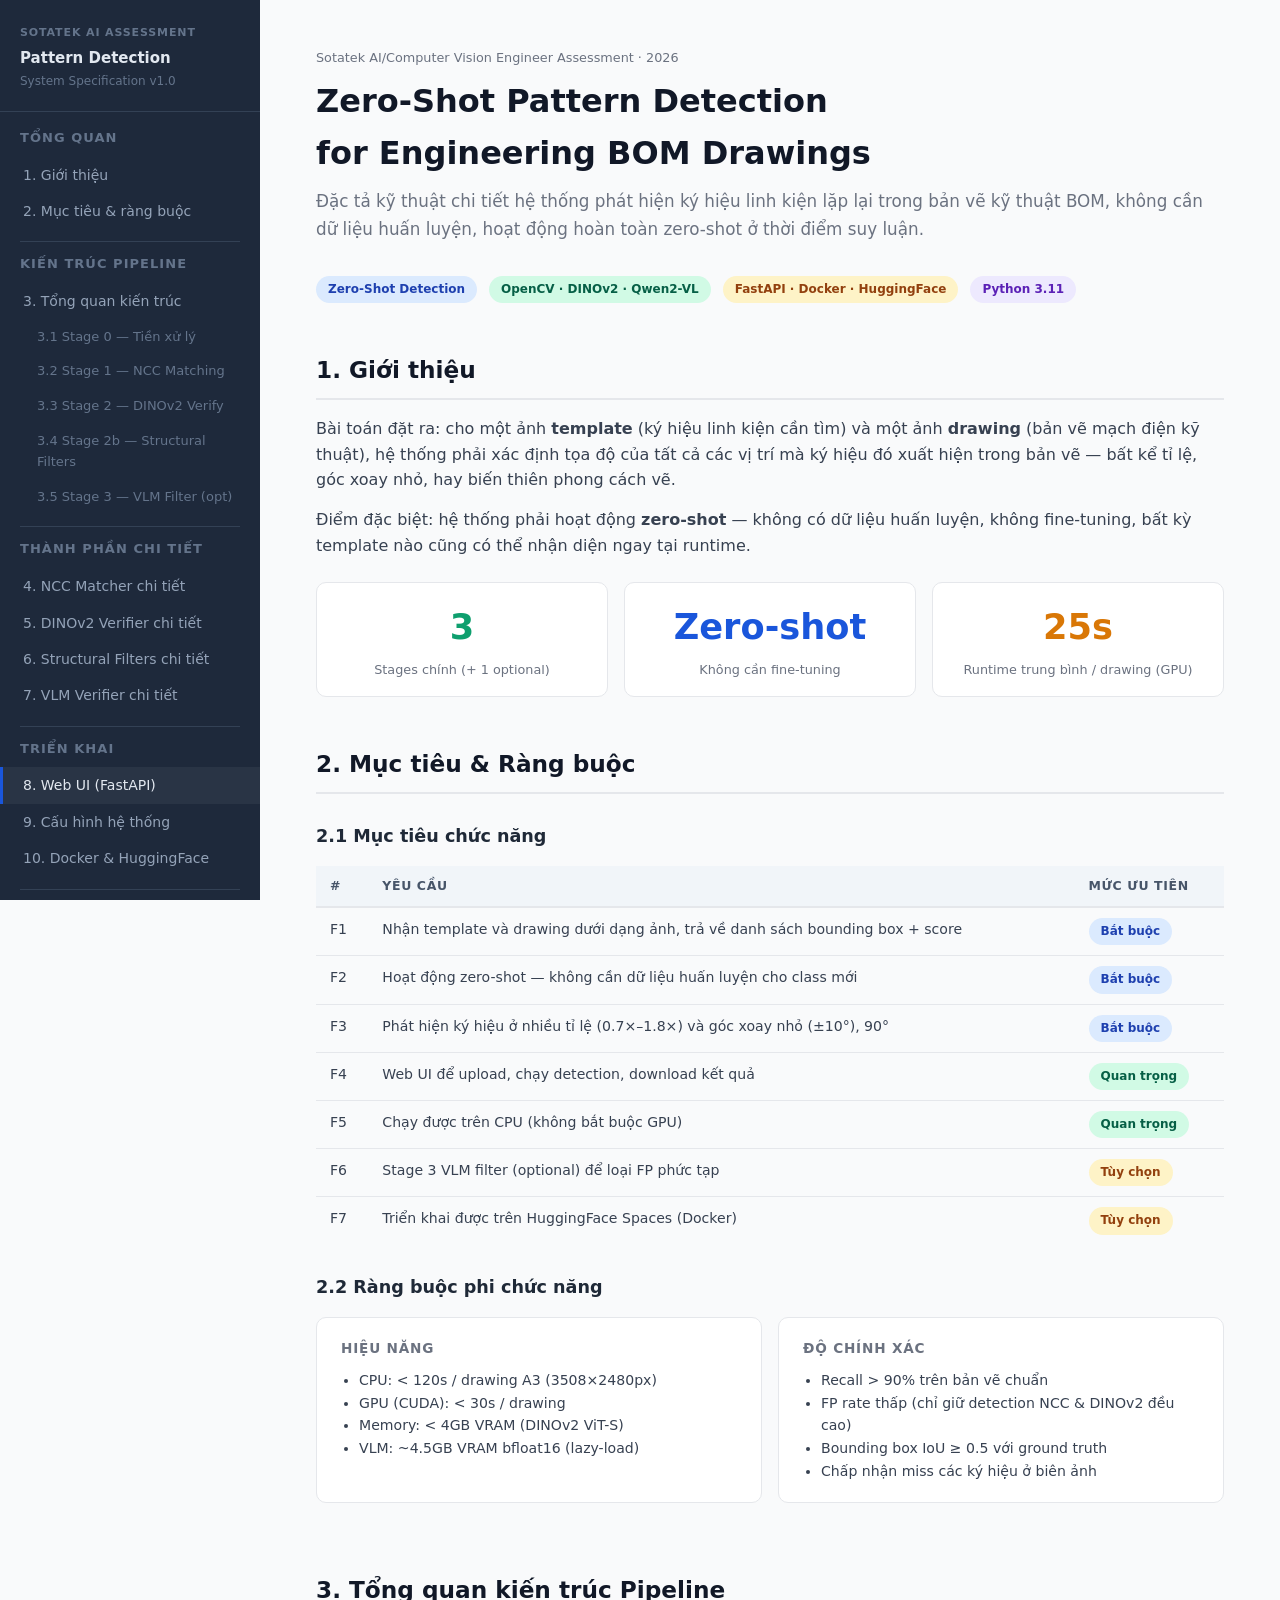
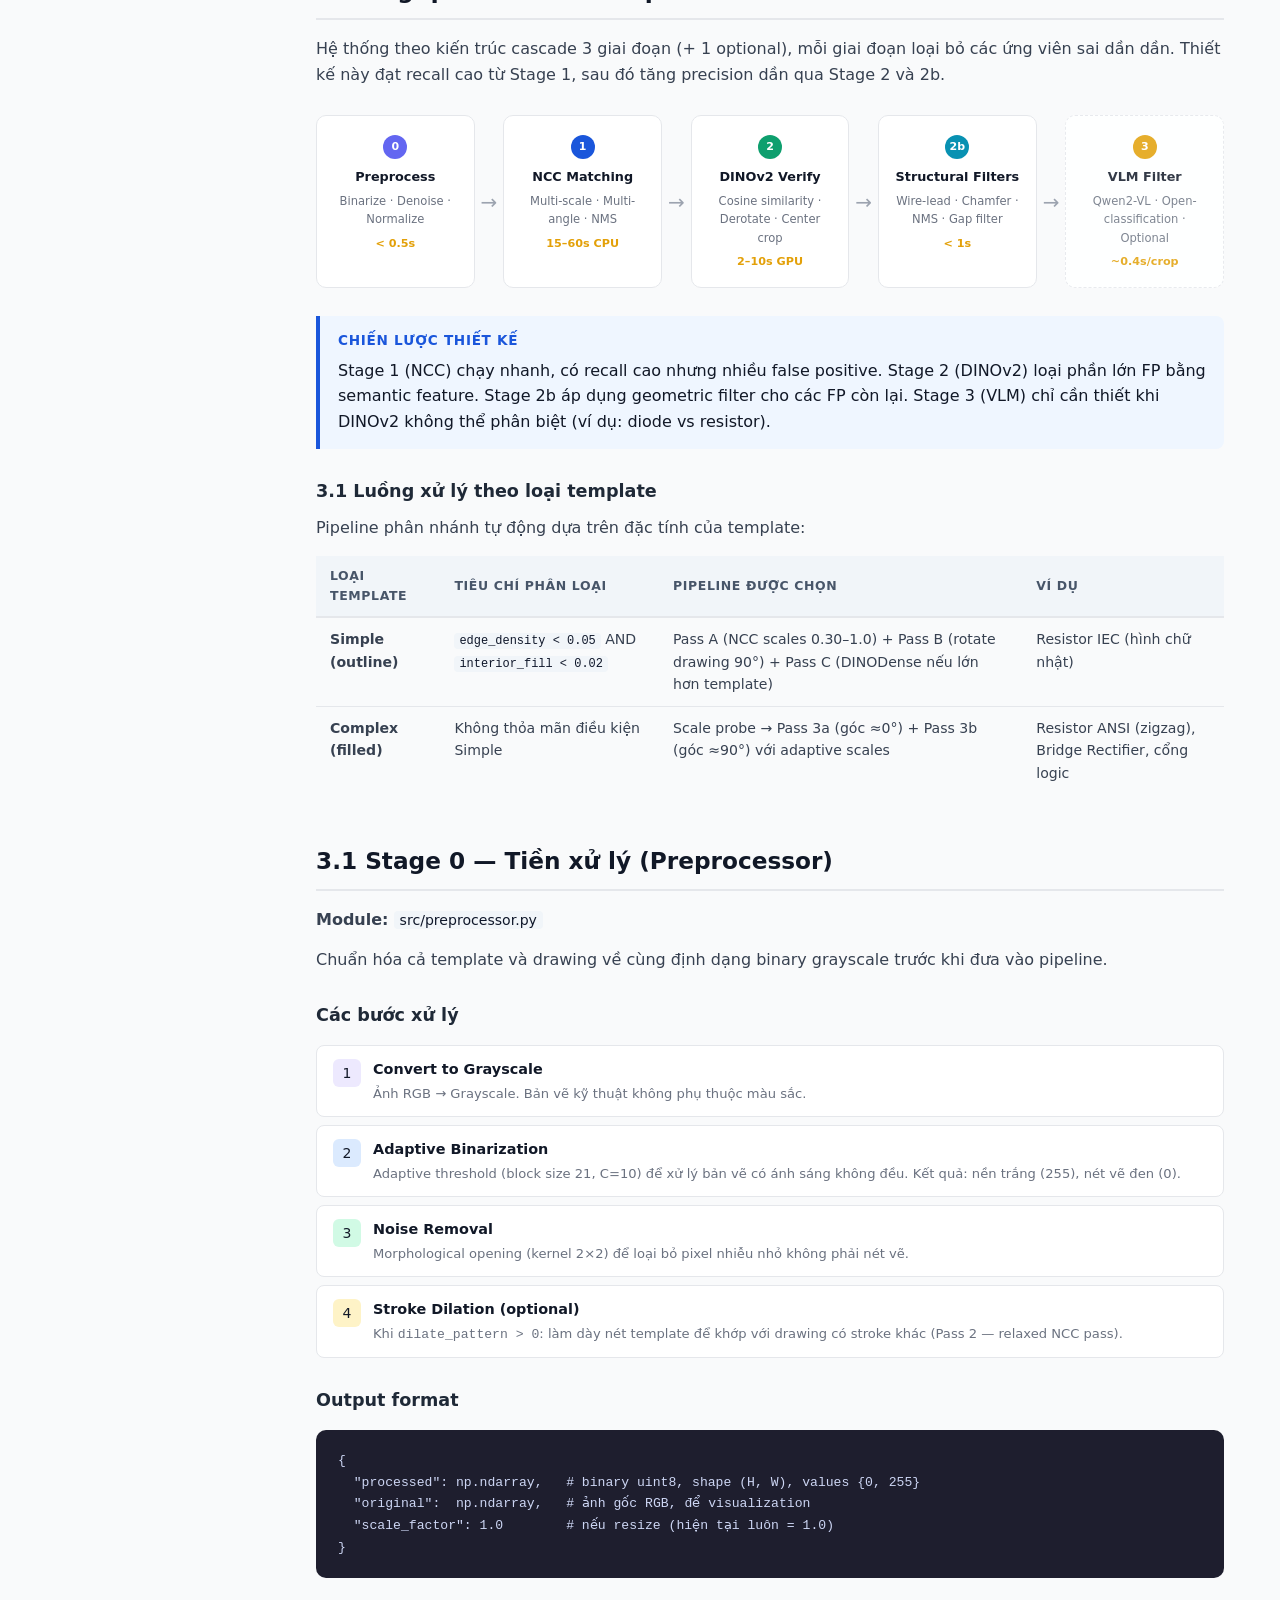
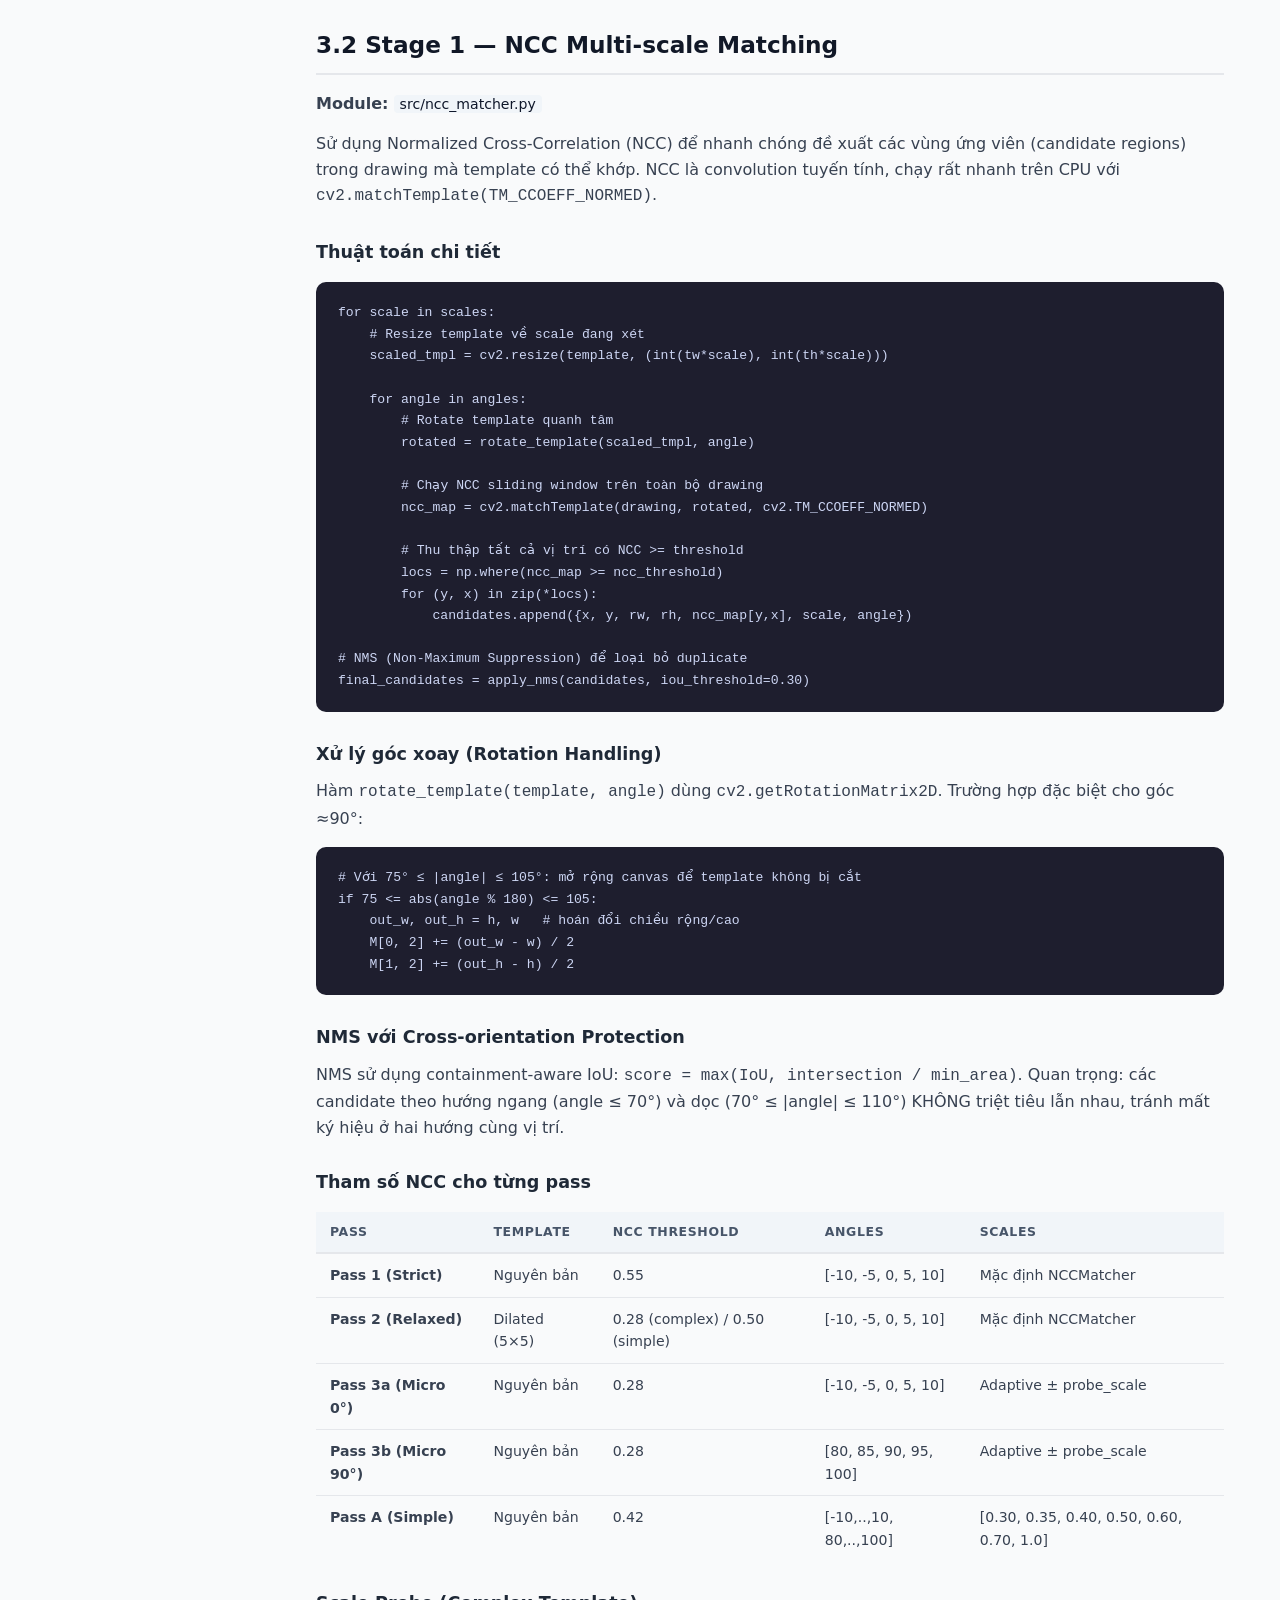
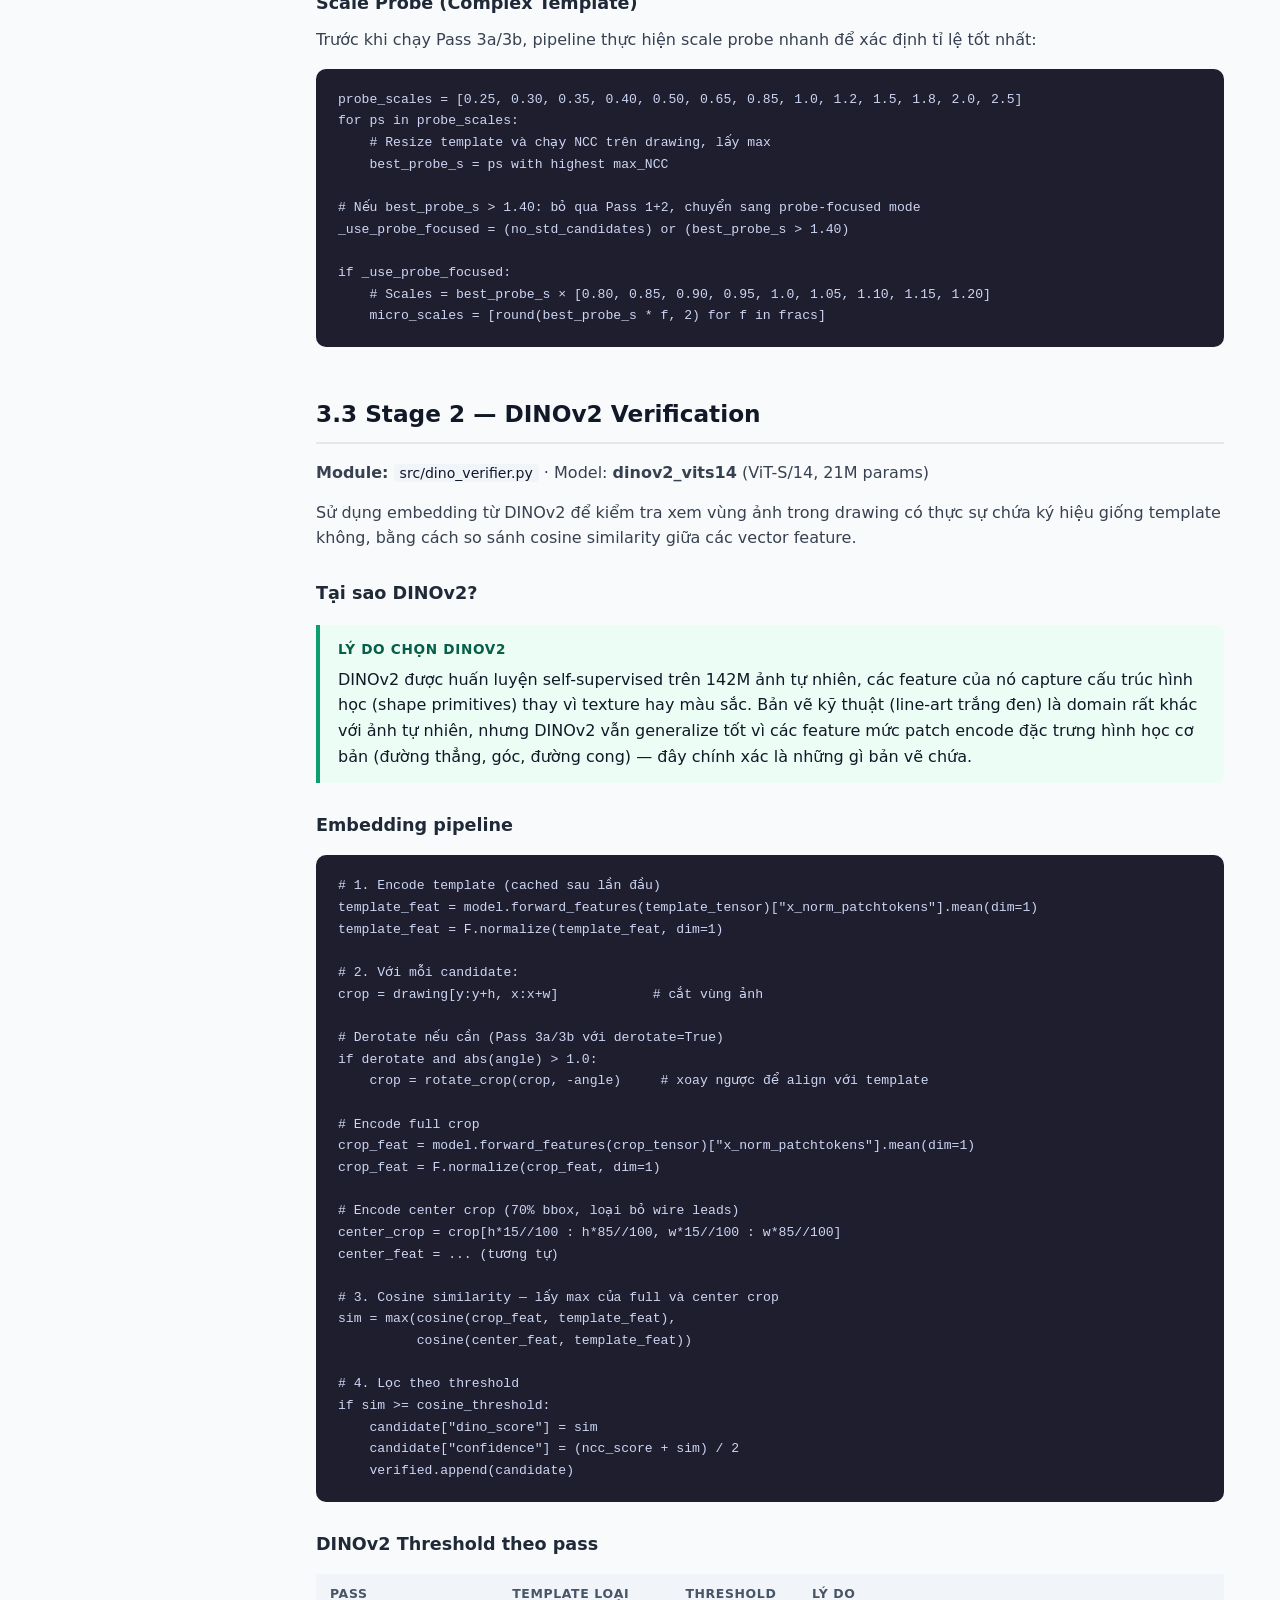
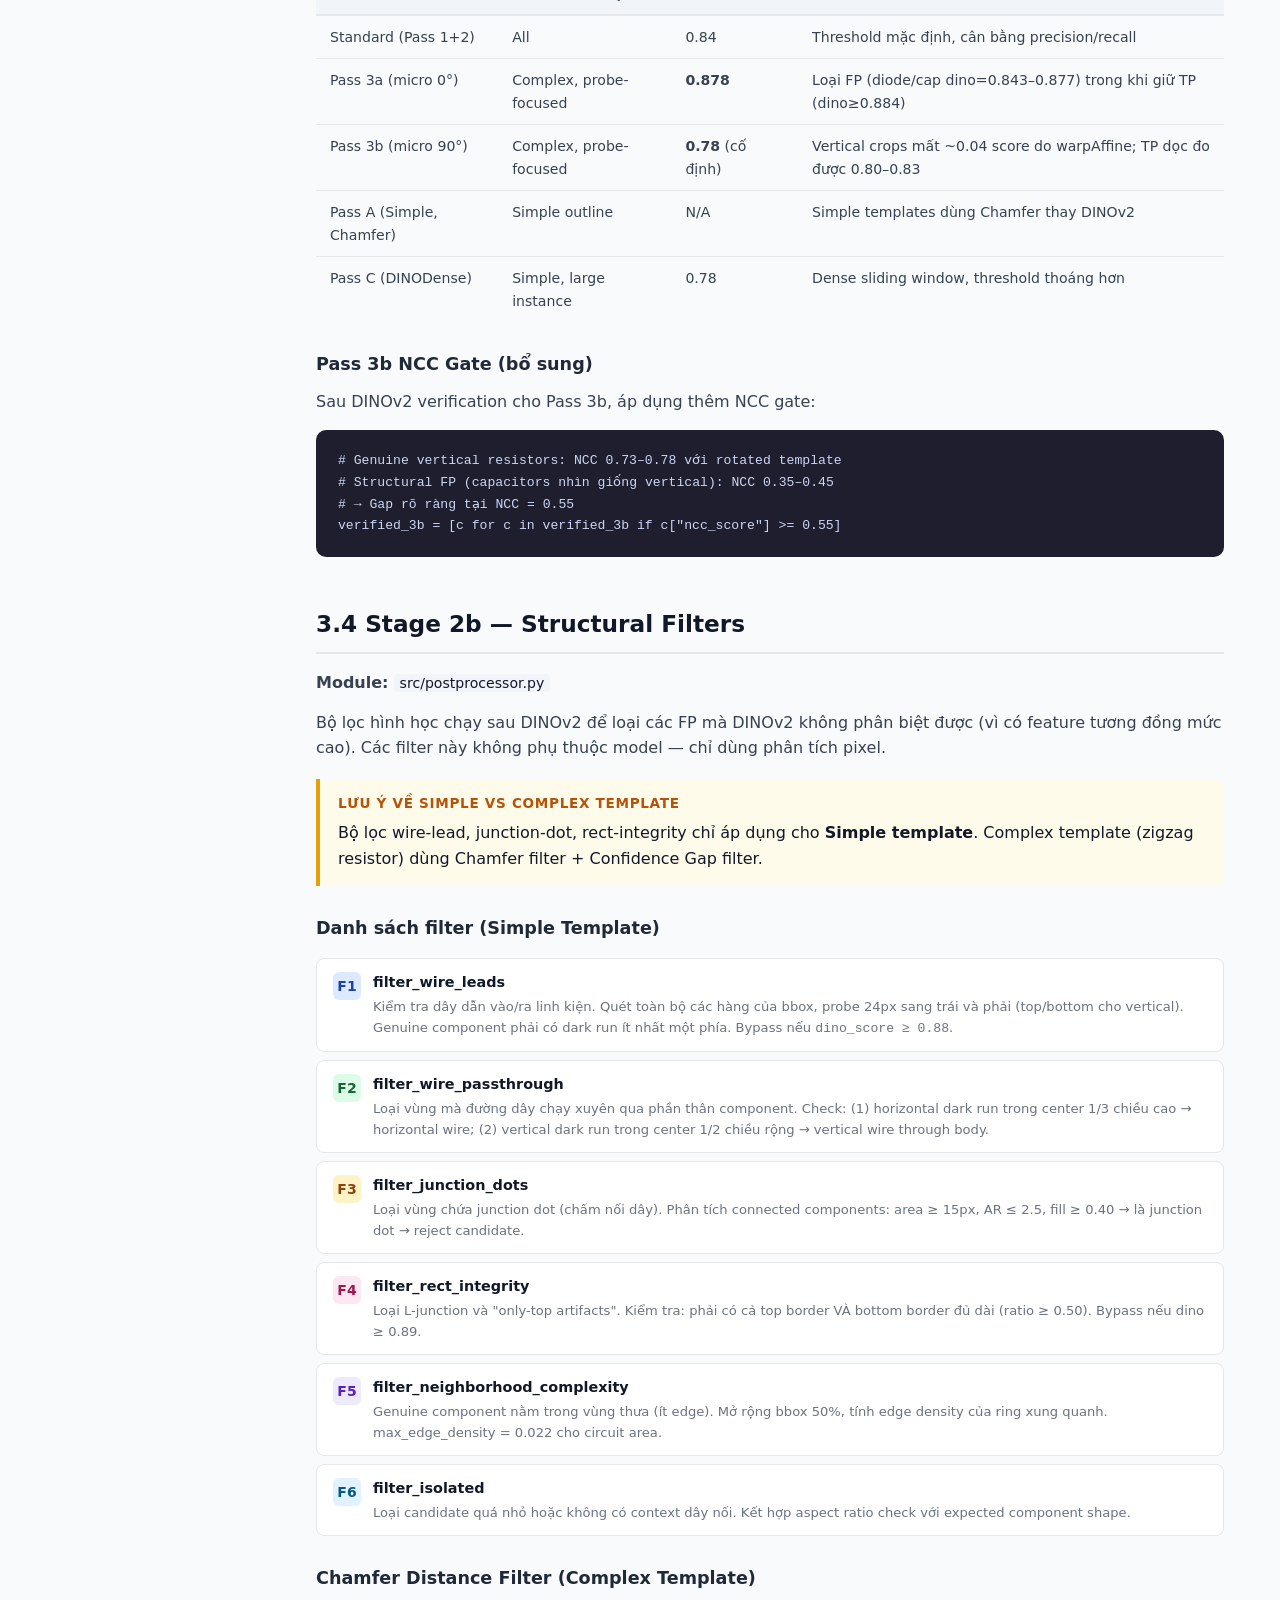
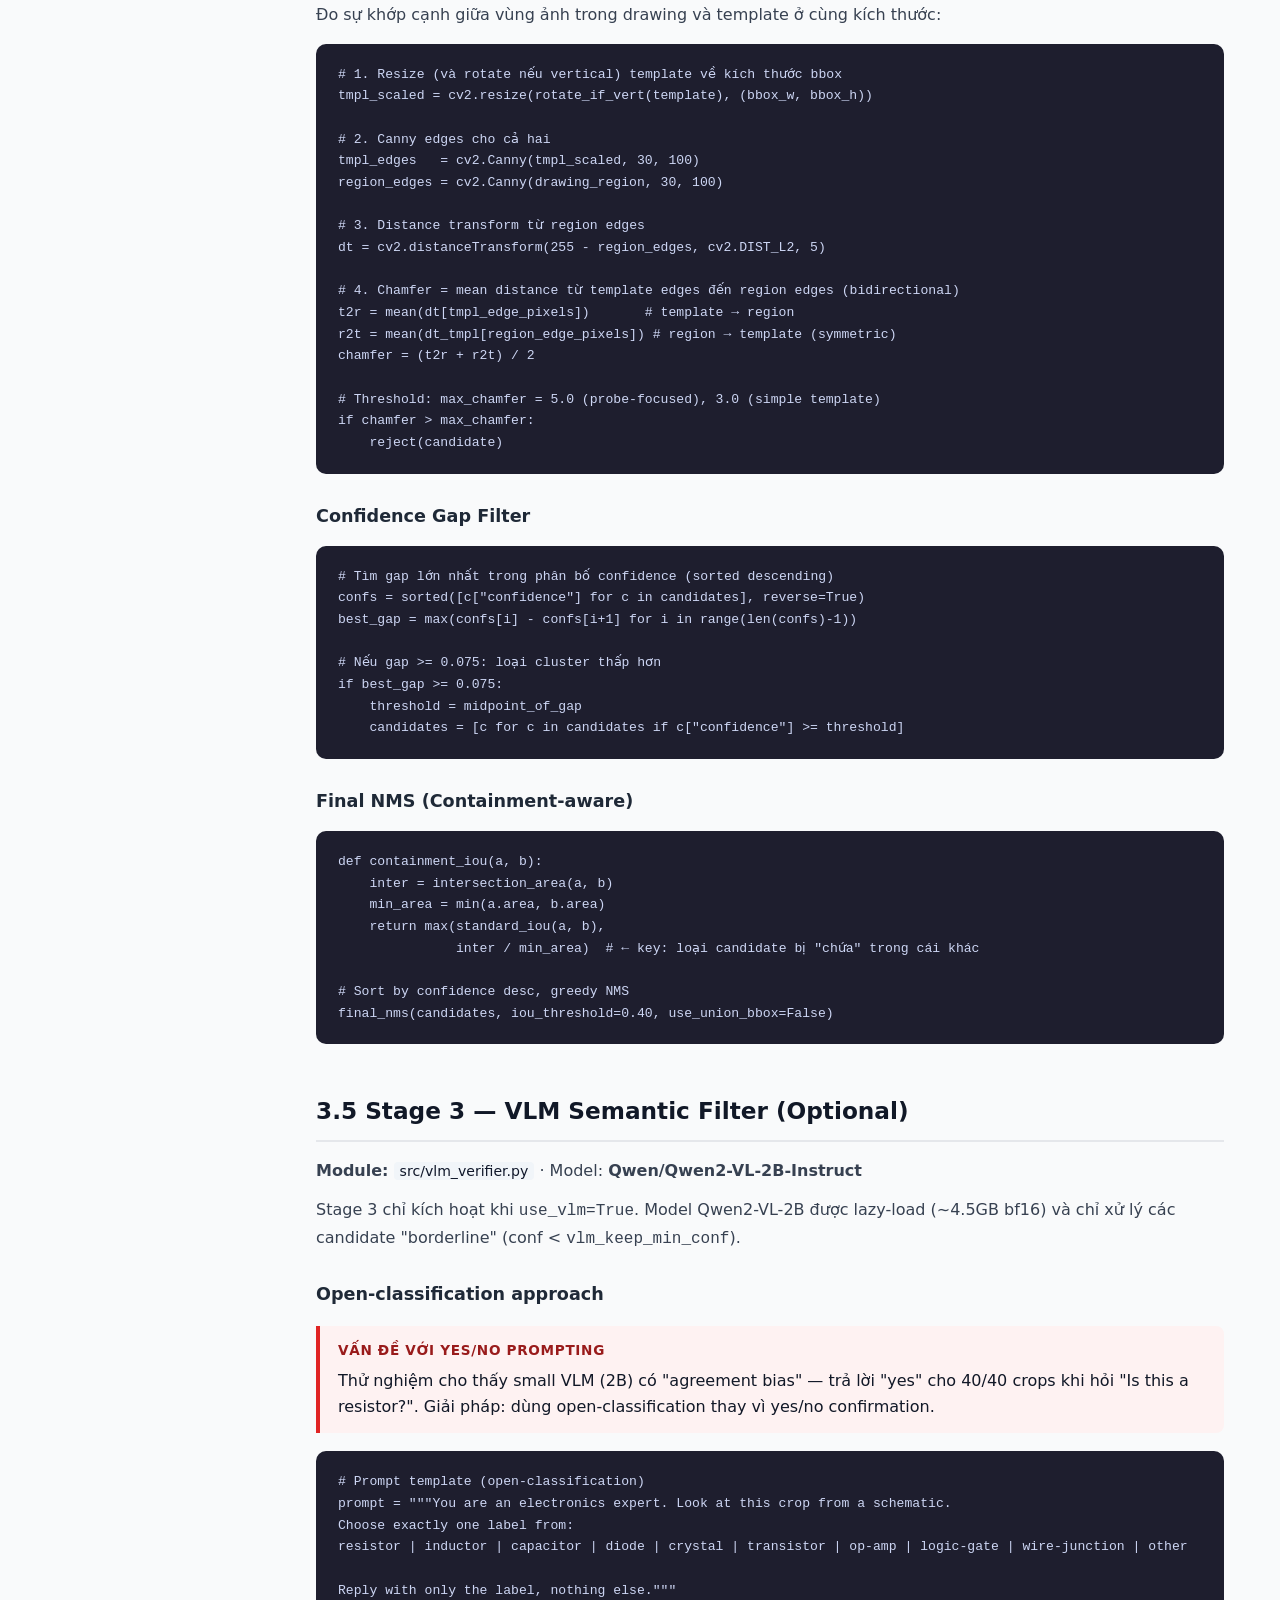
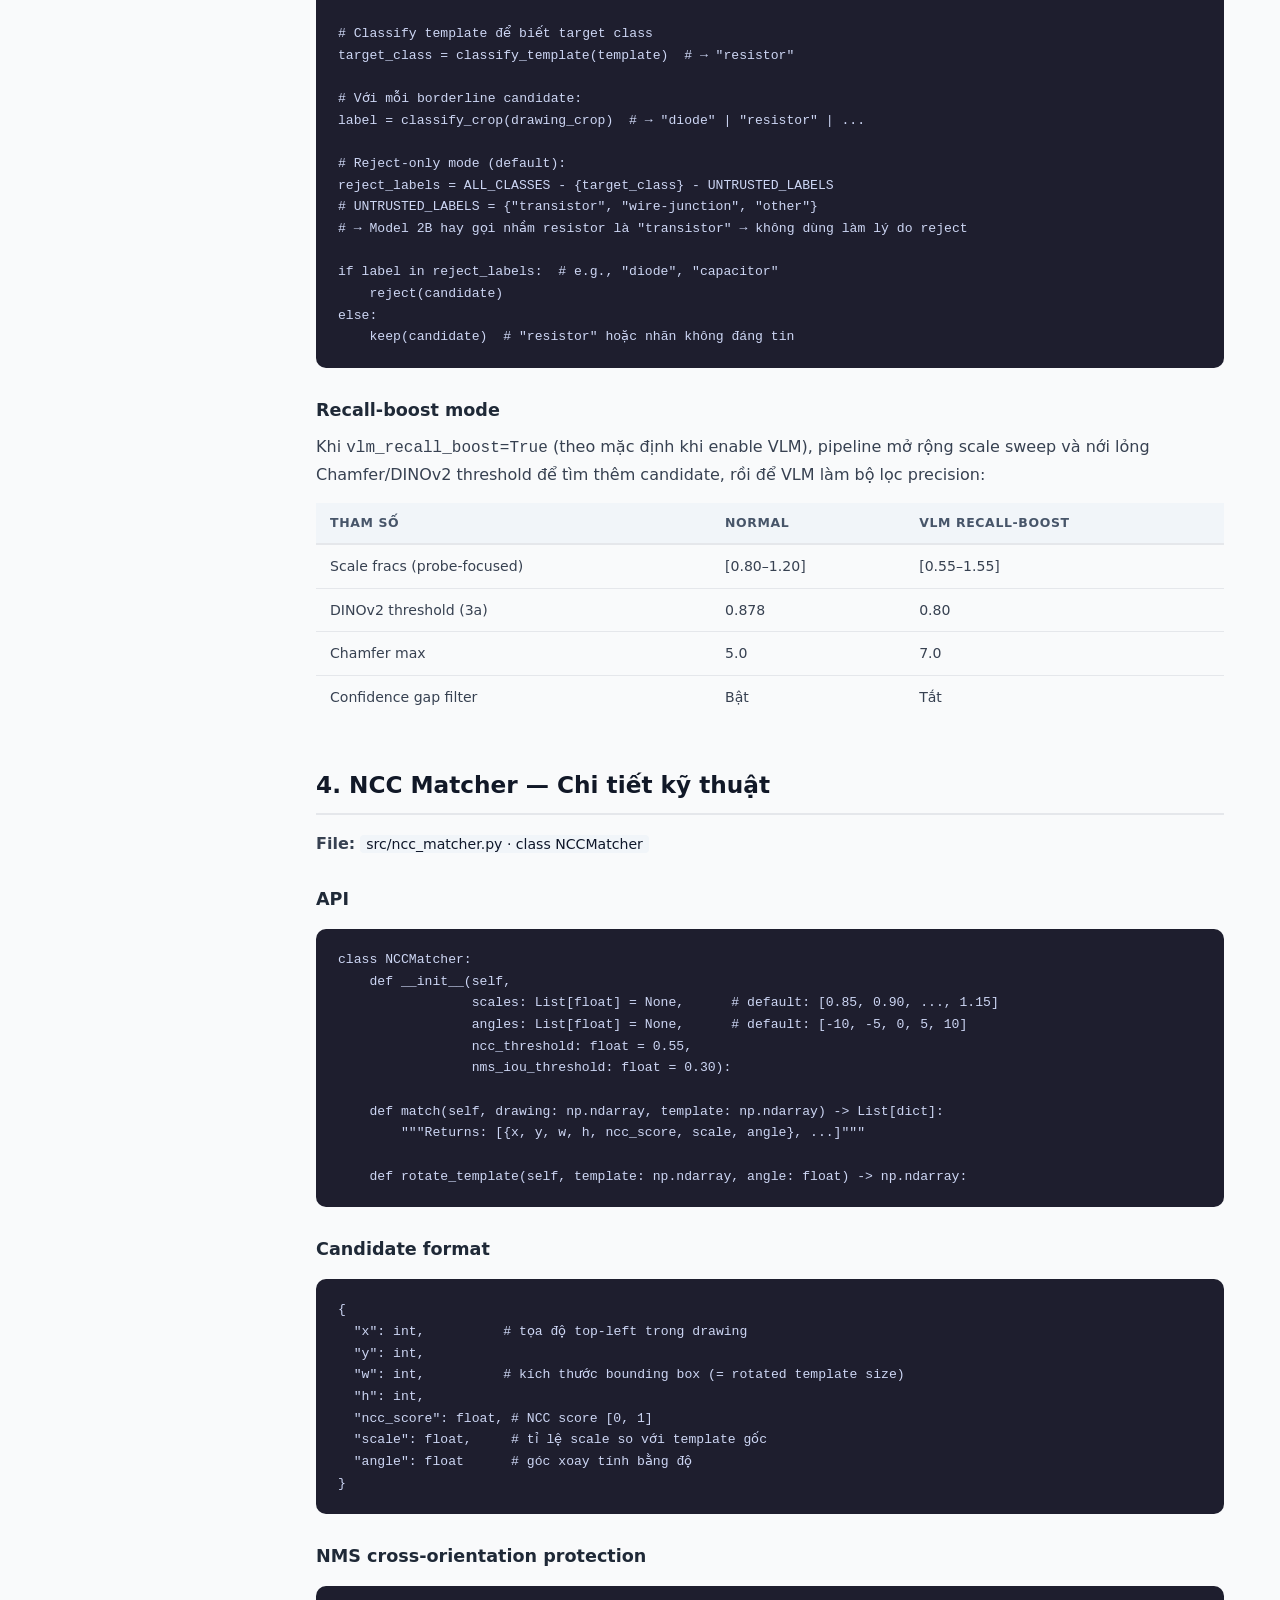
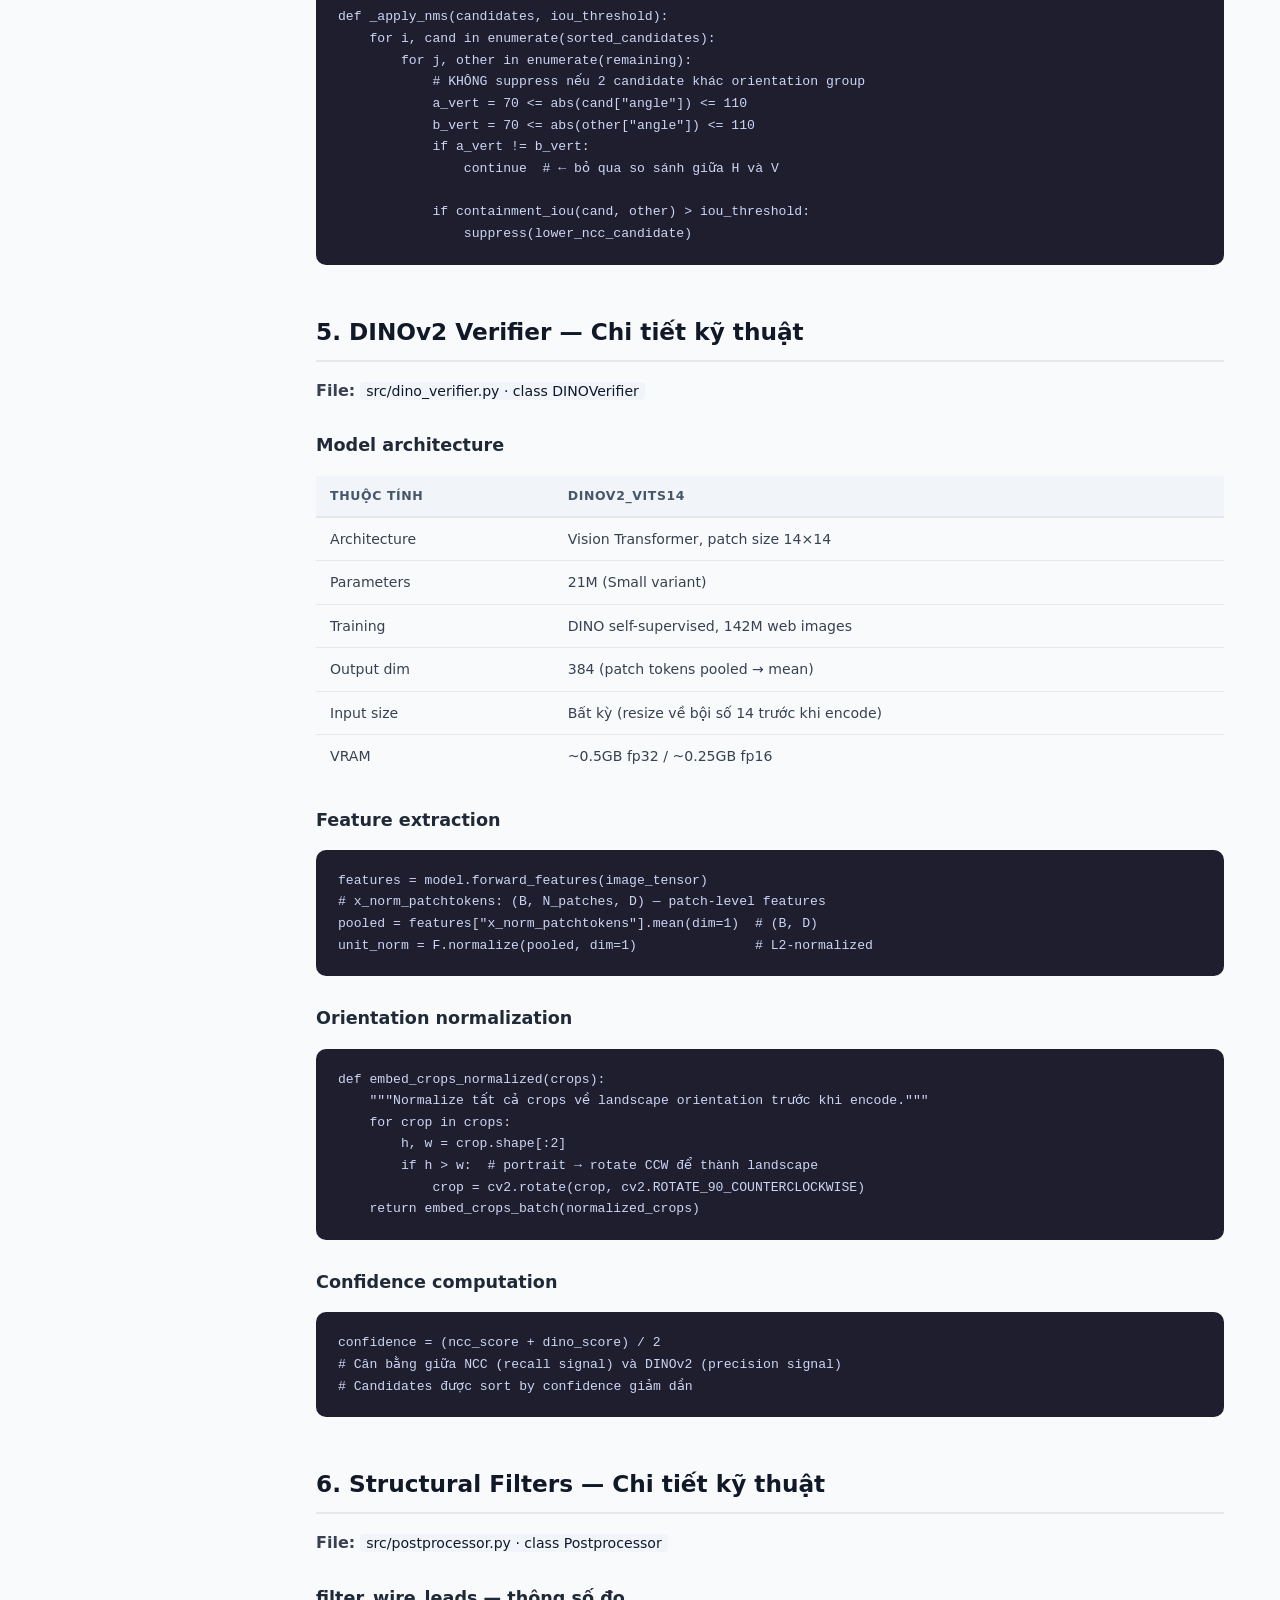
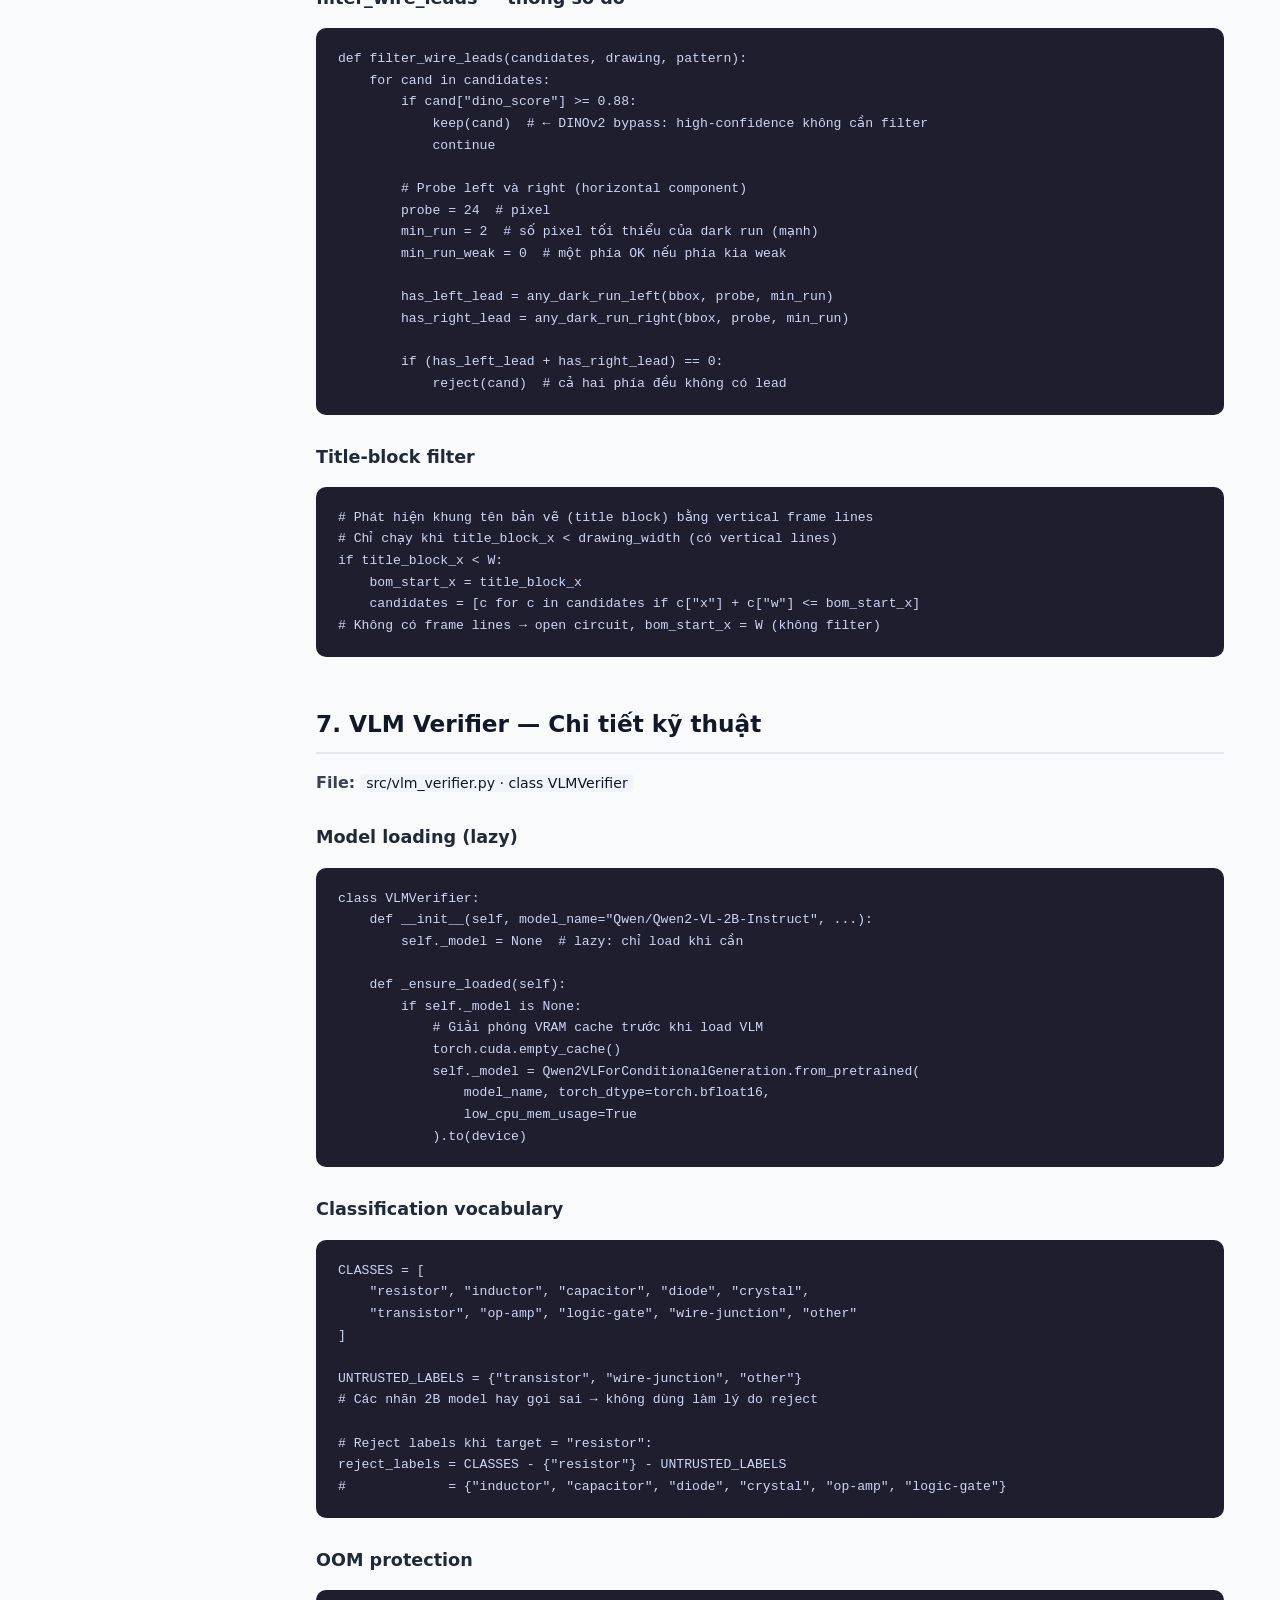
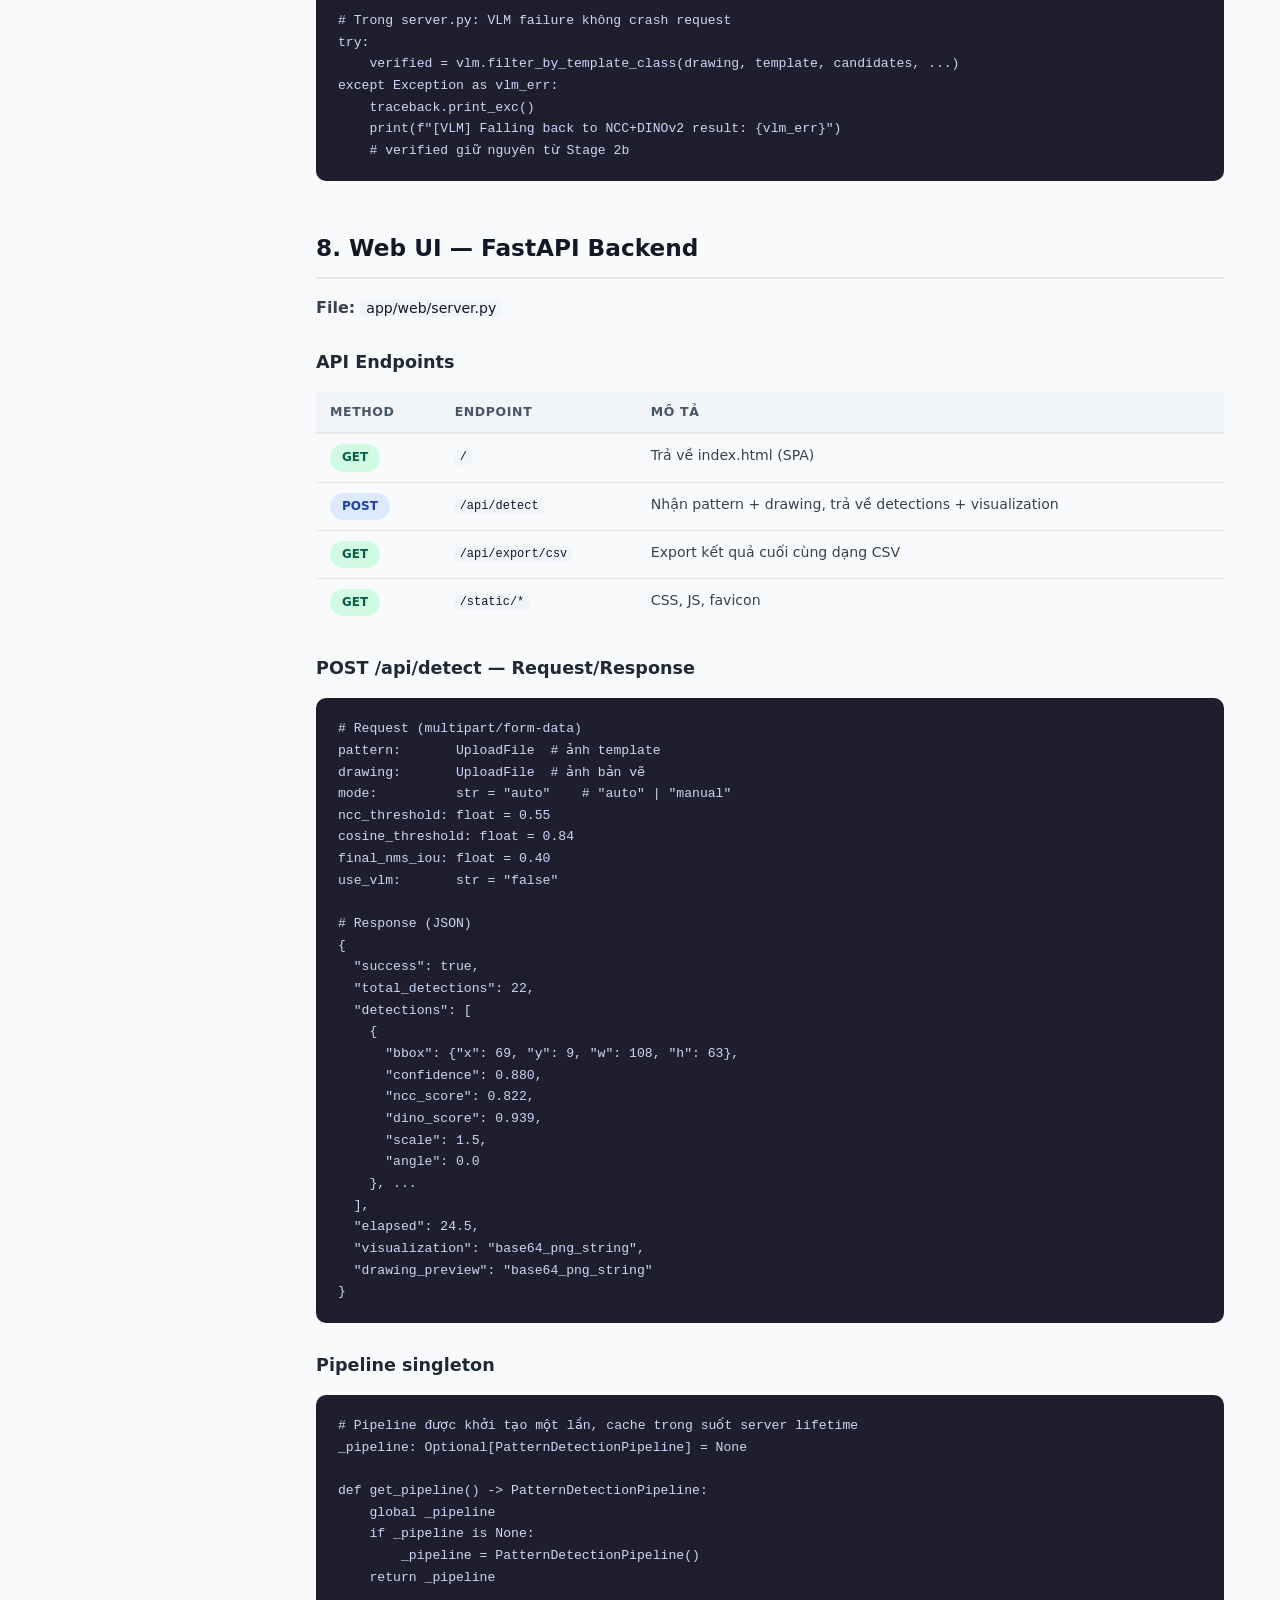
<file: design_spec/system_spec.html>
<!DOCTYPE html>
<html lang="vi">
<head>
<meta charset="UTF-8">
<meta name="viewport" content="width=device-width, initial-scale=1.0">
<title>System Specification — Zero-Shot Pattern Detection for Engineering BOM Drawings</title>
<style>
  :root {
    --primary: #1a56db;
    --secondary: #0e9f6e;
    --accent: #e3a008;
    --danger: #e02424;
    --bg: #f9fafb;
    --card: #ffffff;
    --border: #e5e7eb;
    --text: #111827;
    --muted: #6b7280;
    --code-bg: #1e1e2e;
    --code-text: #cdd6f4;
  }
  * { box-sizing: border-box; margin: 0; padding: 0; }
  body { font-family: 'Segoe UI', system-ui, sans-serif; background: var(--bg); color: var(--text); line-height: 1.6; }

  /* Layout */
  .wrapper { display: flex; min-height: 100vh; }
  nav { width: 260px; min-width: 260px; background: #1e293b; color: #cbd5e1; position: sticky; top: 0; height: 100vh; overflow-y: auto; padding: 24px 0; }
  main { flex: 1; max-width: 1060px; padding: 48px 56px; }

  /* Nav */
  .nav-title { font-size: 13px; font-weight: 700; text-transform: uppercase; letter-spacing: .08em; color: #64748b; padding: 0 20px 8px; }
  .nav-section { margin-bottom: 4px; }
  nav a { display: block; padding: 7px 20px; color: #94a3b8; font-size: 14px; text-decoration: none; border-left: 3px solid transparent; transition: all .15s; }
  nav a:hover, nav a.active { color: #e2e8f0; border-left-color: var(--primary); background: rgba(255,255,255,.05); }
  nav a.sub { padding-left: 34px; font-size: 13px; color: #64748b; }
  nav a.sub:hover { color: #94a3b8; }
  .nav-divider { border: none; border-top: 1px solid #334155; margin: 12px 20px; }

  /* Headings */
  h1 { font-size: 2rem; font-weight: 800; color: var(--text); margin-bottom: 8px; }
  h2 { font-size: 1.45rem; font-weight: 700; margin: 48px 0 16px; padding-bottom: 10px; border-bottom: 2px solid var(--border); }
  h3 { font-size: 1.1rem; font-weight: 600; margin: 28px 0 10px; color: #1f2937; }
  h4 { font-size: .95rem; font-weight: 600; margin: 18px 0 8px; color: #374151; }

  /* Text */
  p { margin-bottom: 14px; color: #374151; }
  .lead { font-size: 1.05rem; color: var(--muted); margin-bottom: 32px; line-height: 1.7; }
  a { color: var(--primary); text-decoration: none; }
  a:hover { text-decoration: underline; }

  /* Meta tags */
  .meta { display: flex; gap: 12px; flex-wrap: wrap; margin-bottom: 32px; }
  .badge { display: inline-flex; align-items: center; gap: 6px; padding: 4px 12px; border-radius: 9999px; font-size: 12px; font-weight: 600; }
  .badge-blue { background: #dbeafe; color: #1e40af; }
  .badge-green { background: #d1fae5; color: #065f46; }
  .badge-yellow { background: #fef3c7; color: #92400e; }
  .badge-purple { background: #ede9fe; color: #5b21b6; }

  /* Cards */
  .card { background: var(--card); border: 1px solid var(--border); border-radius: 10px; padding: 20px 24px; margin-bottom: 20px; }
  .card-title { font-size: .85rem; font-weight: 600; text-transform: uppercase; letter-spacing: .06em; color: var(--muted); margin-bottom: 10px; }

  /* Pipeline diagram */
  .pipeline { display: flex; align-items: stretch; gap: 0; margin: 28px 0; overflow-x: auto; }
  .stage { background: var(--card); border: 1.5px solid var(--border); border-radius: 10px; padding: 16px 14px; min-width: 130px; flex: 1; text-align: center; position: relative; }
  .stage-num { display: inline-block; width: 24px; height: 24px; border-radius: 50%; font-size: 11px; font-weight: 700; color: #fff; line-height: 24px; margin-bottom: 8px; }
  .stage-name { font-size: .8rem; font-weight: 700; margin-bottom: 4px; }
  .stage-desc { font-size: .72rem; color: var(--muted); }
  .stage-time { font-size: .7rem; margin-top: 6px; color: var(--accent); font-weight: 600; }
  .arrow { display: flex; align-items: center; padding: 0 6px; color: #9ca3af; font-size: 20px; flex-shrink: 0; }
  .stage.s0 .stage-num { background: #6366f1; }
  .stage.s1 .stage-num { background: var(--primary); }
  .stage.s2 .stage-num { background: var(--secondary); }
  .stage.s2b .stage-num { background: #0891b2; }
  .stage.s3 .stage-num { background: var(--accent); }

  /* Tables */
  table { width: 100%; border-collapse: collapse; margin: 16px 0; font-size: .88rem; }
  th { background: #f1f5f9; padding: 10px 14px; text-align: left; font-size: .78rem; font-weight: 700; text-transform: uppercase; letter-spacing: .05em; color: #475569; border-bottom: 2px solid var(--border); }
  td { padding: 10px 14px; border-bottom: 1px solid var(--border); color: #374151; vertical-align: top; }
  tr:last-child td { border-bottom: none; }
  tr:hover td { background: #f8fafc; }
  td code, th code { background: #f1f5f9; padding: 1px 5px; border-radius: 4px; font-size: .85em; color: #0f172a; font-family: 'Cascadia Code', 'Fira Code', monospace; }

  /* Code blocks */
  pre { background: var(--code-bg); color: var(--code-text); border-radius: 10px; padding: 20px 22px; overflow-x: auto; font-size: .82rem; line-height: 1.65; margin: 16px 0; font-family: 'Cascadia Code', 'Fira Code', Consolas, monospace; }
  code { font-family: 'Cascadia Code', 'Fira Code', Consolas, monospace; }
  .inline-code { background: #f1f5f9; padding: 1px 6px; border-radius: 4px; font-size: .88em; color: #0f172a; }

  /* Callouts */
  .callout { border-left: 4px solid; border-radius: 0 8px 8px 0; padding: 14px 18px; margin: 18px 0; }
  .callout-info { border-color: var(--primary); background: #eff6ff; }
  .callout-info .callout-title { color: var(--primary); }
  .callout-warn { border-color: var(--accent); background: #fffbeb; }
  .callout-warn .callout-title { color: #b45309; }
  .callout-success { border-color: var(--secondary); background: #ecfdf5; }
  .callout-success .callout-title { color: #065f46; }
  .callout-danger { border-color: var(--danger); background: #fef2f2; }
  .callout-danger .callout-title { color: #991b1b; }
  .callout-title { font-weight: 700; font-size: .85rem; text-transform: uppercase; letter-spacing: .05em; margin-bottom: 6px; }

  /* Grid */
  .grid2 { display: grid; grid-template-columns: 1fr 1fr; gap: 16px; margin: 16px 0; }
  .grid3 { display: grid; grid-template-columns: 1fr 1fr 1fr; gap: 16px; margin: 16px 0; }

  /* Metric boxes */
  .metric { text-align: center; padding: 16px; background: var(--card); border: 1px solid var(--border); border-radius: 10px; }
  .metric-value { font-size: 2.2rem; font-weight: 800; }
  .metric-label { font-size: .8rem; color: var(--muted); margin-top: 4px; font-weight: 500; }
  .metric.green .metric-value { color: var(--secondary); }
  .metric.blue .metric-value { color: var(--primary); }
  .metric.yellow .metric-value { color: #d97706; }
  .metric.red .metric-value { color: var(--danger); }

  /* Filter chain */
  .filter-chain { display: flex; flex-direction: column; gap: 8px; margin: 16px 0; }
  .filter-item { display: flex; align-items: flex-start; gap: 12px; padding: 12px 16px; background: var(--card); border: 1px solid var(--border); border-radius: 8px; }
  .filter-icon { width: 28px; height: 28px; border-radius: 6px; display: flex; align-items: center; justify-content: center; font-size: 14px; flex-shrink: 0; margin-top: 1px; }
  .filter-name { font-weight: 600; font-size: .9rem; margin-bottom: 2px; }
  .filter-desc { font-size: .82rem; color: var(--muted); }
  .filter-flag { font-size: .75rem; background: #f1f5f9; padding: 1px 7px; border-radius: 9999px; color: #475569; font-family: monospace; margin-left: 8px; }

  /* Section spacing */
  section { margin-bottom: 16px; }
  .section-id { scroll-margin-top: 24px; }

  /* Footer */
  footer { margin-top: 64px; padding-top: 24px; border-top: 1px solid var(--border); color: var(--muted); font-size: .82rem; }

  @media (max-width: 900px) {
    .wrapper { flex-direction: column; }
    nav { width: 100%; height: auto; position: static; }
    main { padding: 24px 20px; }
    .grid2, .grid3 { grid-template-columns: 1fr; }
    .pipeline { flex-direction: column; }
    .arrow { transform: rotate(90deg); }
  }
</style>
</head>
<body>
<div class="wrapper">

<!-- ===== SIDEBAR NAV ===== -->
<nav>
  <div style="padding: 0 20px 20px; border-bottom: 1px solid #334155; margin-bottom: 16px;">
    <div style="font-size: 11px; color: #64748b; font-weight: 600; text-transform: uppercase; letter-spacing: .08em;">Sotatek AI Assessment</div>
    <div style="font-size: 15px; font-weight: 700; color: #e2e8f0; margin-top: 4px;">Pattern Detection</div>
    <div style="font-size: 12px; color: #64748b; margin-top: 2px;">System Specification v1.0</div>
  </div>

  <div class="nav-title">Tổng quan</div>
  <a href="#overview">1. Giới thiệu</a>
  <a href="#goals">2. Mục tiêu &amp; ràng buộc</a>

  <hr class="nav-divider">
  <div class="nav-title">Kiến trúc Pipeline</div>
  <a href="#architecture">3. Tổng quan kiến trúc</a>
  <a href="#s0" class="sub">3.1 Stage 0 — Tiền xử lý</a>
  <a href="#s1" class="sub">3.2 Stage 1 — NCC Matching</a>
  <a href="#s2" class="sub">3.3 Stage 2 — DINOv2 Verify</a>
  <a href="#s2b" class="sub">3.4 Stage 2b — Structural Filters</a>
  <a href="#s3" class="sub">3.5 Stage 3 — VLM Filter (opt)</a>

  <hr class="nav-divider">
  <div class="nav-title">Thành phần chi tiết</div>
  <a href="#ncc-detail">4. NCC Matcher chi tiết</a>
  <a href="#dino-detail">5. DINOv2 Verifier chi tiết</a>
  <a href="#filters-detail">6. Structural Filters chi tiết</a>
  <a href="#vlm-detail">7. VLM Verifier chi tiết</a>

  <hr class="nav-divider">
  <div class="nav-title">Triển khai</div>
  <a href="#web-ui">8. Web UI (FastAPI)</a>
  <a href="#config">9. Cấu hình hệ thống</a>
  <a href="#docker">10. Docker &amp; HuggingFace</a>

  <hr class="nav-divider">
  <div class="nav-title">Đánh giá</div>
  <a href="#results">11. Kết quả thực nghiệm</a>
  <a href="#design-choices">12. Quyết định thiết kế</a>
  <a href="#limitations">13. Hạn chế</a>
</nav>

<!-- ===== MAIN CONTENT ===== -->
<main>

<!-- ===== HEADER ===== -->
<div style="margin-bottom: 36px;">
  <div style="font-size: .8rem; color: var(--muted); margin-bottom: 8px;">Sotatek AI/Computer Vision Engineer Assessment · 2026</div>
  <h1>Zero-Shot Pattern Detection<br>for Engineering BOM Drawings</h1>
  <p class="lead">Đặc tả kỹ thuật chi tiết hệ thống phát hiện ký hiệu linh kiện lặp lại trong bản vẽ kỹ thuật BOM, không cần dữ liệu huấn luyện, hoạt động hoàn toàn zero-shot ở thời điểm suy luận.</p>
  <div class="meta">
    <span class="badge badge-blue">Zero-Shot Detection</span>
    <span class="badge badge-green">OpenCV · DINOv2 · Qwen2-VL</span>
    <span class="badge badge-yellow">FastAPI · Docker · HuggingFace</span>
    <span class="badge badge-purple">Python 3.11</span>
  </div>
</div>

<!-- ===== 1. OVERVIEW ===== -->
<h2 id="overview" class="section-id">1. Giới thiệu</h2>
<p>Bài toán đặt ra: cho một ảnh <strong>template</strong> (ký hiệu linh kiện cần tìm) và một ảnh <strong>drawing</strong> (bản vẽ mạch điện kỹ thuật), hệ thống phải xác định tọa độ của tất cả các vị trí mà ký hiệu đó xuất hiện trong bản vẽ — bất kể tỉ lệ, góc xoay nhỏ, hay biến thiên phong cách vẽ.</p>
<p>Điểm đặc biệt: hệ thống phải hoạt động <strong>zero-shot</strong> — không có dữ liệu huấn luyện, không fine-tuning, bất kỳ template nào cũng có thể nhận diện ngay tại runtime.</p>

<div class="grid3" style="margin-top: 24px;">
  <div class="metric green">
    <div class="metric-value">3</div>
    <div class="metric-label">Stages chính (+ 1 optional)</div>
  </div>
  <div class="metric blue">
    <div class="metric-value">Zero-shot</div>
    <div class="metric-label">Không cần fine-tuning</div>
  </div>
  <div class="metric yellow">
    <div class="metric-value">25s</div>
    <div class="metric-label">Runtime trung bình / drawing (GPU)</div>
  </div>
</div>

<!-- ===== 2. GOALS ===== -->
<h2 id="goals" class="section-id">2. Mục tiêu &amp; Ràng buộc</h2>

<h3>2.1 Mục tiêu chức năng</h3>
<table>
  <thead><tr><th>#</th><th>Yêu cầu</th><th>Mức ưu tiên</th></tr></thead>
  <tbody>
    <tr><td>F1</td><td>Nhận template và drawing dưới dạng ảnh, trả về danh sách bounding box + score</td><td><span class="badge badge-blue">Bắt buộc</span></td></tr>
    <tr><td>F2</td><td>Hoạt động zero-shot — không cần dữ liệu huấn luyện cho class mới</td><td><span class="badge badge-blue">Bắt buộc</span></td></tr>
    <tr><td>F3</td><td>Phát hiện ký hiệu ở nhiều tỉ lệ (0.7×–1.8×) và góc xoay nhỏ (±10°), 90°</td><td><span class="badge badge-blue">Bắt buộc</span></td></tr>
    <tr><td>F4</td><td>Web UI để upload, chạy detection, download kết quả</td><td><span class="badge badge-green">Quan trọng</span></td></tr>
    <tr><td>F5</td><td>Chạy được trên CPU (không bắt buộc GPU)</td><td><span class="badge badge-green">Quan trọng</span></td></tr>
    <tr><td>F6</td><td>Stage 3 VLM filter (optional) để loại FP phức tạp</td><td><span class="badge badge-yellow">Tùy chọn</span></td></tr>
    <tr><td>F7</td><td>Triển khai được trên HuggingFace Spaces (Docker)</td><td><span class="badge badge-yellow">Tùy chọn</span></td></tr>
  </tbody>
</table>

<h3>2.2 Ràng buộc phi chức năng</h3>
<div class="grid2">
  <div class="card">
    <div class="card-title">Hiệu năng</div>
    <ul style="font-size:.88rem; padding-left:18px; color:#374151;">
      <li>CPU: &lt; 120s / drawing A3 (3508×2480px)</li>
      <li>GPU (CUDA): &lt; 30s / drawing</li>
      <li>Memory: &lt; 4GB VRAM (DINOv2 ViT-S)</li>
      <li>VLM: ~4.5GB VRAM bfloat16 (lazy-load)</li>
    </ul>
  </div>
  <div class="card">
    <div class="card-title">Độ chính xác</div>
    <ul style="font-size:.88rem; padding-left:18px; color:#374151;">
      <li>Recall &gt; 90% trên bản vẽ chuẩn</li>
      <li>FP rate thấp (chỉ giữ detection NCC &amp; DINOv2 đều cao)</li>
      <li>Bounding box IoU ≥ 0.5 với ground truth</li>
      <li>Chấp nhận miss các ký hiệu ở biên ảnh</li>
    </ul>
  </div>
</div>

<!-- ===== 3. ARCHITECTURE ===== -->
<h2 id="architecture" class="section-id">3. Tổng quan kiến trúc Pipeline</h2>
<p>Hệ thống theo kiến trúc cascade 3 giai đoạn (+ 1 optional), mỗi giai đoạn loại bỏ các ứng viên sai dần dần. Thiết kế này đạt recall cao từ Stage 1, sau đó tăng precision dần qua Stage 2 và 2b.</p>

<div class="pipeline">
  <div class="stage s0">
    <div class="stage-num">0</div>
    <div class="stage-name">Preprocess</div>
    <div class="stage-desc">Binarize · Denoise · Normalize</div>
    <div class="stage-time">&lt; 0.5s</div>
  </div>
  <div class="arrow">→</div>
  <div class="stage s1">
    <div class="stage-num">1</div>
    <div class="stage-name">NCC Matching</div>
    <div class="stage-desc">Multi-scale · Multi-angle · NMS</div>
    <div class="stage-time">15–60s CPU</div>
  </div>
  <div class="arrow">→</div>
  <div class="stage s2">
    <div class="stage-num">2</div>
    <div class="stage-name">DINOv2 Verify</div>
    <div class="stage-desc">Cosine similarity · Derotate · Center crop</div>
    <div class="stage-time">2–10s GPU</div>
  </div>
  <div class="arrow">→</div>
  <div class="stage s2b">
    <div class="stage-num">2b</div>
    <div class="stage-name">Structural Filters</div>
    <div class="stage-desc">Wire-lead · Chamfer · NMS · Gap filter</div>
    <div class="stage-time">&lt; 1s</div>
  </div>
  <div class="arrow">→</div>
  <div class="stage s3" style="border-style:dashed; opacity:.85;">
    <div class="stage-num">3</div>
    <div class="stage-name">VLM Filter</div>
    <div class="stage-desc">Qwen2-VL · Open-classification · Optional</div>
    <div class="stage-time">~0.4s/crop</div>
  </div>
</div>

<div class="callout callout-info">
  <div class="callout-title">Chiến lược thiết kế</div>
  Stage 1 (NCC) chạy nhanh, có recall cao nhưng nhiều false positive. Stage 2 (DINOv2) loại phần lớn FP bằng semantic feature. Stage 2b áp dụng geometric filter cho các FP còn lại. Stage 3 (VLM) chỉ cần thiết khi DINOv2 không thể phân biệt (ví dụ: diode vs resistor).
</div>

<h3>3.1 Luồng xử lý theo loại template</h3>
<p>Pipeline phân nhánh tự động dựa trên đặc tính của template:</p>
<table>
  <thead><tr><th>Loại template</th><th>Tiêu chí phân loại</th><th>Pipeline được chọn</th><th>Ví dụ</th></tr></thead>
  <tbody>
    <tr>
      <td><strong>Simple (outline)</strong></td>
      <td><code>edge_density &lt; 0.05</code> AND <code>interior_fill &lt; 0.02</code></td>
      <td>Pass A (NCC scales 0.30–1.0) + Pass B (rotate drawing 90°) + Pass C (DINODense nếu lớn hơn template)</td>
      <td>Resistor IEC (hình chữ nhật)</td>
    </tr>
    <tr>
      <td><strong>Complex (filled)</strong></td>
      <td>Không thỏa mãn điều kiện Simple</td>
      <td>Scale probe → Pass 3a (góc ≈0°) + Pass 3b (góc ≈90°) với adaptive scales</td>
      <td>Resistor ANSI (zigzag), Bridge Rectifier, cổng logic</td>
    </tr>
  </tbody>
</table>

<!-- ===== STAGE 0 ===== -->
<h2 id="s0" class="section-id">3.1 Stage 0 — Tiền xử lý (Preprocessor)</h2>
<p><strong>Module:</strong> <span class="inline-code">src/preprocessor.py</span></p>
<p>Chuẩn hóa cả template và drawing về cùng định dạng binary grayscale trước khi đưa vào pipeline.</p>

<h3>Các bước xử lý</h3>
<div class="filter-chain">
  <div class="filter-item">
    <div class="filter-icon" style="background:#ede9fe;">1</div>
    <div>
      <div class="filter-name">Convert to Grayscale</div>
      <div class="filter-desc">Ảnh RGB → Grayscale. Bản vẽ kỹ thuật không phụ thuộc màu sắc.</div>
    </div>
  </div>
  <div class="filter-item">
    <div class="filter-icon" style="background:#dbeafe;">2</div>
    <div>
      <div class="filter-name">Adaptive Binarization</div>
      <div class="filter-desc">Adaptive threshold (block size 21, C=10) để xử lý bản vẽ có ánh sáng không đều. Kết quả: nền trắng (255), nét vẽ đen (0).</div>
    </div>
  </div>
  <div class="filter-item">
    <div class="filter-icon" style="background:#d1fae5;">3</div>
    <div>
      <div class="filter-name">Noise Removal</div>
      <div class="filter-desc">Morphological opening (kernel 2×2) để loại bỏ pixel nhiễu nhỏ không phải nét vẽ.</div>
    </div>
  </div>
  <div class="filter-item">
    <div class="filter-icon" style="background:#fef3c7;">4</div>
    <div>
      <div class="filter-name">Stroke Dilation (optional)</div>
      <div class="filter-desc">Khi <code>dilate_pattern &gt; 0</code>: làm dày nét template để khớp với drawing có stroke khác (Pass 2 — relaxed NCC pass).</div>
    </div>
  </div>
</div>

<h3>Output format</h3>
<pre>{
  "processed": np.ndarray,   # binary uint8, shape (H, W), values {0, 255}
  "original":  np.ndarray,   # ảnh gốc RGB, để visualization
  "scale_factor": 1.0        # nếu resize (hiện tại luôn = 1.0)
}</pre>

<!-- ===== STAGE 1 ===== -->
<h2 id="s1" class="section-id">3.2 Stage 1 — NCC Multi-scale Matching</h2>
<p><strong>Module:</strong> <span class="inline-code">src/ncc_matcher.py</span></p>
<p>Sử dụng Normalized Cross-Correlation (NCC) để nhanh chóng đề xuất các vùng ứng viên (candidate regions) trong drawing mà template có thể khớp. NCC là convolution tuyến tính, chạy rất nhanh trên CPU với <code>cv2.matchTemplate(TM_CCOEFF_NORMED)</code>.</p>

<h3>Thuật toán chi tiết</h3>
<pre>for scale in scales:
    # Resize template về scale đang xét
    scaled_tmpl = cv2.resize(template, (int(tw*scale), int(th*scale)))

    for angle in angles:
        # Rotate template quanh tâm
        rotated = rotate_template(scaled_tmpl, angle)

        # Chạy NCC sliding window trên toàn bộ drawing
        ncc_map = cv2.matchTemplate(drawing, rotated, cv2.TM_CCOEFF_NORMED)

        # Thu thập tất cả vị trí có NCC >= threshold
        locs = np.where(ncc_map >= ncc_threshold)
        for (y, x) in zip(*locs):
            candidates.append({x, y, rw, rh, ncc_map[y,x], scale, angle})

# NMS (Non-Maximum Suppression) để loại bỏ duplicate
final_candidates = apply_nms(candidates, iou_threshold=0.30)</pre>

<h3>Xử lý góc xoay (Rotation Handling)</h3>
<p>Hàm <code>rotate_template(template, angle)</code> dùng <code>cv2.getRotationMatrix2D</code>. Trường hợp đặc biệt cho góc ≈90°:</p>
<pre># Với 75° ≤ |angle| ≤ 105°: mở rộng canvas để template không bị cắt
if 75 <= abs(angle % 180) <= 105:
    out_w, out_h = h, w   # hoán đổi chiều rộng/cao
    M[0, 2] += (out_w - w) / 2
    M[1, 2] += (out_h - h) / 2</pre>

<h3>NMS với Cross-orientation Protection</h3>
<p>NMS sử dụng containment-aware IoU: <code>score = max(IoU, intersection / min_area)</code>. Quan trọng: các candidate theo hướng ngang (angle ≤ 70°) và dọc (70° ≤ |angle| ≤ 110°) KHÔNG triệt tiêu lẫn nhau, tránh mất ký hiệu ở hai hướng cùng vị trí.</p>

<h3>Tham số NCC cho từng pass</h3>
<table>
  <thead><tr><th>Pass</th><th>Template</th><th>NCC Threshold</th><th>Angles</th><th>Scales</th></tr></thead>
  <tbody>
    <tr><td><strong>Pass 1 (Strict)</strong></td><td>Nguyên bản</td><td>0.55</td><td>[-10, -5, 0, 5, 10]</td><td>Mặc định NCCMatcher</td></tr>
    <tr><td><strong>Pass 2 (Relaxed)</strong></td><td>Dilated (5×5)</td><td>0.28 (complex) / 0.50 (simple)</td><td>[-10, -5, 0, 5, 10]</td><td>Mặc định NCCMatcher</td></tr>
    <tr><td><strong>Pass 3a (Micro 0°)</strong></td><td>Nguyên bản</td><td>0.28</td><td>[-10, -5, 0, 5, 10]</td><td>Adaptive ± probe_scale</td></tr>
    <tr><td><strong>Pass 3b (Micro 90°)</strong></td><td>Nguyên bản</td><td>0.28</td><td>[80, 85, 90, 95, 100]</td><td>Adaptive ± probe_scale</td></tr>
    <tr><td><strong>Pass A (Simple)</strong></td><td>Nguyên bản</td><td>0.42</td><td>[-10,..,10, 80,..,100]</td><td>[0.30, 0.35, 0.40, 0.50, 0.60, 0.70, 1.0]</td></tr>
  </tbody>
</table>

<h3>Scale Probe (Complex Template)</h3>
<p>Trước khi chạy Pass 3a/3b, pipeline thực hiện scale probe nhanh để xác định tỉ lệ tốt nhất:</p>
<pre>probe_scales = [0.25, 0.30, 0.35, 0.40, 0.50, 0.65, 0.85, 1.0, 1.2, 1.5, 1.8, 2.0, 2.5]
for ps in probe_scales:
    # Resize template và chạy NCC trên drawing, lấy max
    best_probe_s = ps with highest max_NCC

# Nếu best_probe_s > 1.40: bỏ qua Pass 1+2, chuyển sang probe-focused mode
_use_probe_focused = (no_std_candidates) or (best_probe_s > 1.40)

if _use_probe_focused:
    # Scales = best_probe_s × [0.80, 0.85, 0.90, 0.95, 1.0, 1.05, 1.10, 1.15, 1.20]
    micro_scales = [round(best_probe_s * f, 2) for f in fracs]</pre>

<!-- ===== STAGE 2 ===== -->
<h2 id="s2" class="section-id">3.3 Stage 2 — DINOv2 Verification</h2>
<p><strong>Module:</strong> <span class="inline-code">src/dino_verifier.py</span> · Model: <strong>dinov2_vits14</strong> (ViT-S/14, 21M params)</p>
<p>Sử dụng embedding từ DINOv2 để kiểm tra xem vùng ảnh trong drawing có thực sự chứa ký hiệu giống template không, bằng cách so sánh cosine similarity giữa các vector feature.</p>

<h3>Tại sao DINOv2?</h3>
<div class="callout callout-success">
  <div class="callout-title">Lý do chọn DINOv2</div>
  DINOv2 được huấn luyện self-supervised trên 142M ảnh tự nhiên, các feature của nó capture cấu trúc hình học (shape primitives) thay vì texture hay màu sắc. Bản vẽ kỹ thuật (line-art trắng đen) là domain rất khác với ảnh tự nhiên, nhưng DINOv2 vẫn generalize tốt vì các feature mức patch encode đặc trưng hình học cơ bản (đường thẳng, góc, đường cong) — đây chính xác là những gì bản vẽ chứa.
</div>

<h3>Embedding pipeline</h3>
<pre># 1. Encode template (cached sau lần đầu)
template_feat = model.forward_features(template_tensor)["x_norm_patchtokens"].mean(dim=1)
template_feat = F.normalize(template_feat, dim=1)

# 2. Với mỗi candidate:
crop = drawing[y:y+h, x:x+w]            # cắt vùng ảnh

# Derotate nếu cần (Pass 3a/3b với derotate=True)
if derotate and abs(angle) > 1.0:
    crop = rotate_crop(crop, -angle)     # xoay ngược để align với template

# Encode full crop
crop_feat = model.forward_features(crop_tensor)["x_norm_patchtokens"].mean(dim=1)
crop_feat = F.normalize(crop_feat, dim=1)

# Encode center crop (70% bbox, loại bỏ wire leads)
center_crop = crop[h*15//100 : h*85//100, w*15//100 : w*85//100]
center_feat = ... (tương tự)

# 3. Cosine similarity — lấy max của full và center crop
sim = max(cosine(crop_feat, template_feat),
          cosine(center_feat, template_feat))

# 4. Lọc theo threshold
if sim >= cosine_threshold:
    candidate["dino_score"] = sim
    candidate["confidence"] = (ncc_score + sim) / 2
    verified.append(candidate)</pre>

<h3>DINOv2 Threshold theo pass</h3>
<table>
  <thead><tr><th>Pass</th><th>Template loại</th><th>Threshold</th><th>Lý do</th></tr></thead>
  <tbody>
    <tr><td>Standard (Pass 1+2)</td><td>All</td><td>0.84</td><td>Threshold mặc định, cân bằng precision/recall</td></tr>
    <tr><td>Pass 3a (micro 0°)</td><td>Complex, probe-focused</td><td><strong>0.878</strong></td><td>Loại FP (diode/cap dino=0.843–0.877) trong khi giữ TP (dino≥0.884)</td></tr>
    <tr><td>Pass 3b (micro 90°)</td><td>Complex, probe-focused</td><td><strong>0.78</strong> (cố định)</td><td>Vertical crops mất ~0.04 score do warpAffine; TP dọc đo được 0.80–0.83</td></tr>
    <tr><td>Pass A (Simple, Chamfer)</td><td>Simple outline</td><td>N/A</td><td>Simple templates dùng Chamfer thay DINOv2</td></tr>
    <tr><td>Pass C (DINODense)</td><td>Simple, large instance</td><td>0.78</td><td>Dense sliding window, threshold thoáng hơn</td></tr>
  </tbody>
</table>

<h3>Pass 3b NCC Gate (bổ sung)</h3>
<p>Sau DINOv2 verification cho Pass 3b, áp dụng thêm NCC gate:</p>
<pre># Genuine vertical resistors: NCC 0.73–0.78 với rotated template
# Structural FP (capacitors nhìn giống vertical): NCC 0.35–0.45
# → Gap rõ ràng tại NCC = 0.55
verified_3b = [c for c in verified_3b if c["ncc_score"] >= 0.55]</pre>

<!-- ===== STAGE 2B ===== -->
<h2 id="s2b" class="section-id">3.4 Stage 2b — Structural Filters</h2>
<p><strong>Module:</strong> <span class="inline-code">src/postprocessor.py</span></p>
<p>Bộ lọc hình học chạy sau DINOv2 để loại các FP mà DINOv2 không phân biệt được (vì có feature tương đồng mức cao). Các filter này không phụ thuộc model — chỉ dùng phân tích pixel.</p>

<div class="callout callout-warn">
  <div class="callout-title">Lưu ý về Simple vs Complex template</div>
  Bộ lọc wire-lead, junction-dot, rect-integrity chỉ áp dụng cho <strong>Simple template</strong>. Complex template (zigzag resistor) dùng Chamfer filter + Confidence Gap filter.
</div>

<h3>Danh sách filter (Simple Template)</h3>
<div class="filter-chain">
  <div class="filter-item">
    <div class="filter-icon" style="background:#dbeafe; color:#1e40af; font-weight:800;">F1</div>
    <div>
      <div class="filter-name">filter_wire_leads</div>
      <div class="filter-desc">Kiểm tra dây dẫn vào/ra linh kiện. Quét toàn bộ các hàng của bbox, probe 24px sang trái và phải (top/bottom cho vertical). Genuine component phải có dark run ít nhất một phía. Bypass nếu <code>dino_score ≥ 0.88</code>.</div>
    </div>
  </div>
  <div class="filter-item">
    <div class="filter-icon" style="background:#dcfce7; color:#166534; font-weight:800;">F2</div>
    <div>
      <div class="filter-name">filter_wire_passthrough</div>
      <div class="filter-desc">Loại vùng mà đường dây chạy xuyên qua phần thân component. Check: (1) horizontal dark run trong center 1/3 chiều cao → horizontal wire; (2) vertical dark run trong center 1/2 chiều rộng → vertical wire through body.</div>
    </div>
  </div>
  <div class="filter-item">
    <div class="filter-icon" style="background:#fef3c7; color:#92400e; font-weight:800;">F3</div>
    <div>
      <div class="filter-name">filter_junction_dots</div>
      <div class="filter-desc">Loại vùng chứa junction dot (chấm nối dây). Phân tích connected components: area ≥ 15px, AR ≤ 2.5, fill ≥ 0.40 → là junction dot → reject candidate.</div>
    </div>
  </div>
  <div class="filter-item">
    <div class="filter-icon" style="background:#fce7f3; color:#9d174d; font-weight:800;">F4</div>
    <div>
      <div class="filter-name">filter_rect_integrity</div>
      <div class="filter-desc">Loại L-junction và "only-top artifacts". Kiểm tra: phải có cả top border VÀ bottom border đủ dài (ratio ≥ 0.50). Bypass nếu dino ≥ 0.89.</div>
    </div>
  </div>
  <div class="filter-item">
    <div class="filter-icon" style="background:#ede9fe; color:#5b21b6; font-weight:800;">F5</div>
    <div>
      <div class="filter-name">filter_neighborhood_complexity</div>
      <div class="filter-desc">Genuine component nằm trong vùng thưa (ít edge). Mở rộng bbox 50%, tính edge density của ring xung quanh. max_edge_density = 0.022 cho circuit area.</div>
    </div>
  </div>
  <div class="filter-item">
    <div class="filter-icon" style="background:#e0f2fe; color:#075985; font-weight:800;">F6</div>
    <div>
      <div class="filter-name">filter_isolated</div>
      <div class="filter-desc">Loại candidate quá nhỏ hoặc không có context dây nối. Kết hợp aspect ratio check với expected component shape.</div>
    </div>
  </div>
</div>

<h3>Chamfer Distance Filter (Complex Template)</h3>
<p>Đo sự khớp cạnh giữa vùng ảnh trong drawing và template ở cùng kích thước:</p>
<pre># 1. Resize (và rotate nếu vertical) template về kích thước bbox
tmpl_scaled = cv2.resize(rotate_if_vert(template), (bbox_w, bbox_h))

# 2. Canny edges cho cả hai
tmpl_edges   = cv2.Canny(tmpl_scaled, 30, 100)
region_edges = cv2.Canny(drawing_region, 30, 100)

# 3. Distance transform từ region edges
dt = cv2.distanceTransform(255 - region_edges, cv2.DIST_L2, 5)

# 4. Chamfer = mean distance từ template edges đến region edges (bidirectional)
t2r = mean(dt[tmpl_edge_pixels])       # template → region
r2t = mean(dt_tmpl[region_edge_pixels]) # region → template (symmetric)
chamfer = (t2r + r2t) / 2

# Threshold: max_chamfer = 5.0 (probe-focused), 3.0 (simple template)
if chamfer > max_chamfer:
    reject(candidate)</pre>

<h3>Confidence Gap Filter</h3>
<pre># Tìm gap lớn nhất trong phân bố confidence (sorted descending)
confs = sorted([c["confidence"] for c in candidates], reverse=True)
best_gap = max(confs[i] - confs[i+1] for i in range(len(confs)-1))

# Nếu gap >= 0.075: loại cluster thấp hơn
if best_gap >= 0.075:
    threshold = midpoint_of_gap
    candidates = [c for c in candidates if c["confidence"] >= threshold]</pre>

<h3>Final NMS (Containment-aware)</h3>
<pre>def containment_iou(a, b):
    inter = intersection_area(a, b)
    min_area = min(a.area, b.area)
    return max(standard_iou(a, b),
               inter / min_area)  # ← key: loại candidate bị "chứa" trong cái khác

# Sort by confidence desc, greedy NMS
final_nms(candidates, iou_threshold=0.40, use_union_bbox=False)</pre>

<!-- ===== STAGE 3 ===== -->
<h2 id="s3" class="section-id">3.5 Stage 3 — VLM Semantic Filter (Optional)</h2>
<p><strong>Module:</strong> <span class="inline-code">src/vlm_verifier.py</span> · Model: <strong>Qwen/Qwen2-VL-2B-Instruct</strong></p>
<p>Stage 3 chỉ kích hoạt khi <code>use_vlm=True</code>. Model Qwen2-VL-2B được lazy-load (~4.5GB bf16) và chỉ xử lý các candidate "borderline" (conf &lt; <code>vlm_keep_min_conf</code>).</p>

<h3>Open-classification approach</h3>
<div class="callout callout-danger">
  <div class="callout-title">Vấn đề với yes/no prompting</div>
  Thử nghiệm cho thấy small VLM (2B) có "agreement bias" — trả lời "yes" cho 40/40 crops khi hỏi "Is this a resistor?". Giải pháp: dùng open-classification thay vì yes/no confirmation.
</div>

<pre># Prompt template (open-classification)
prompt = """You are an electronics expert. Look at this crop from a schematic.
Choose exactly one label from:
resistor | inductor | capacitor | diode | crystal | transistor | op-amp | logic-gate | wire-junction | other

Reply with only the label, nothing else."""

# Classify template để biết target class
target_class = classify_template(template)  # → "resistor"

# Với mỗi borderline candidate:
label = classify_crop(drawing_crop)  # → "diode" | "resistor" | ...

# Reject-only mode (default):
reject_labels = ALL_CLASSES - {target_class} - UNTRUSTED_LABELS
# UNTRUSTED_LABELS = {"transistor", "wire-junction", "other"}
# → Model 2B hay gọi nhầm resistor là "transistor" → không dùng làm lý do reject

if label in reject_labels:  # e.g., "diode", "capacitor"
    reject(candidate)
else:
    keep(candidate)  # "resistor" hoặc nhãn không đáng tin</pre>

<h3>Recall-boost mode</h3>
<p>Khi <code>vlm_recall_boost=True</code> (theo mặc định khi enable VLM), pipeline mở rộng scale sweep và nới lỏng Chamfer/DINOv2 threshold để tìm thêm candidate, rồi để VLM làm bộ lọc precision:</p>
<table>
  <thead><tr><th>Tham số</th><th>Normal</th><th>VLM Recall-boost</th></tr></thead>
  <tbody>
    <tr><td>Scale fracs (probe-focused)</td><td>[0.80–1.20]</td><td>[0.55–1.55]</td></tr>
    <tr><td>DINOv2 threshold (3a)</td><td>0.878</td><td>0.80</td></tr>
    <tr><td>Chamfer max</td><td>5.0</td><td>7.0</td></tr>
    <tr><td>Confidence gap filter</td><td>Bật</td><td>Tắt</td></tr>
  </tbody>
</table>

<!-- ===== 4. NCC DETAIL ===== -->
<h2 id="ncc-detail" class="section-id">4. NCC Matcher — Chi tiết kỹ thuật</h2>
<p><strong>File:</strong> <span class="inline-code">src/ncc_matcher.py · class NCCMatcher</span></p>

<h3>API</h3>
<pre>class NCCMatcher:
    def __init__(self,
                 scales: List[float] = None,      # default: [0.85, 0.90, ..., 1.15]
                 angles: List[float] = None,      # default: [-10, -5, 0, 5, 10]
                 ncc_threshold: float = 0.55,
                 nms_iou_threshold: float = 0.30):

    def match(self, drawing: np.ndarray, template: np.ndarray) -> List[dict]:
        """Returns: [{x, y, w, h, ncc_score, scale, angle}, ...]"""

    def rotate_template(self, template: np.ndarray, angle: float) -> np.ndarray:</pre>

<h3>Candidate format</h3>
<pre>{
  "x": int,          # tọa độ top-left trong drawing
  "y": int,
  "w": int,          # kích thước bounding box (= rotated template size)
  "h": int,
  "ncc_score": float, # NCC score [0, 1]
  "scale": float,     # tỉ lệ scale so với template gốc
  "angle": float      # góc xoay tính bằng độ
}</pre>

<h3>NMS cross-orientation protection</h3>
<pre>def _apply_nms(candidates, iou_threshold):
    for i, cand in enumerate(sorted_candidates):
        for j, other in enumerate(remaining):
            # KHÔNG suppress nếu 2 candidate khác orientation group
            a_vert = 70 <= abs(cand["angle"]) <= 110
            b_vert = 70 <= abs(other["angle"]) <= 110
            if a_vert != b_vert:
                continue  # ← bỏ qua so sánh giữa H và V

            if containment_iou(cand, other) > iou_threshold:
                suppress(lower_ncc_candidate)</pre>

<!-- ===== 5. DINO DETAIL ===== -->
<h2 id="dino-detail" class="section-id">5. DINOv2 Verifier — Chi tiết kỹ thuật</h2>
<p><strong>File:</strong> <span class="inline-code">src/dino_verifier.py · class DINOVerifier</span></p>

<h3>Model architecture</h3>
<table>
  <thead><tr><th>Thuộc tính</th><th>dinov2_vits14</th></tr></thead>
  <tbody>
    <tr><td>Architecture</td><td>Vision Transformer, patch size 14×14</td></tr>
    <tr><td>Parameters</td><td>21M (Small variant)</td></tr>
    <tr><td>Training</td><td>DINO self-supervised, 142M web images</td></tr>
    <tr><td>Output dim</td><td>384 (patch tokens pooled → mean)</td></tr>
    <tr><td>Input size</td><td>Bất kỳ (resize về bội số 14 trước khi encode)</td></tr>
    <tr><td>VRAM</td><td>~0.5GB fp32 / ~0.25GB fp16</td></tr>
  </tbody>
</table>

<h3>Feature extraction</h3>
<pre>features = model.forward_features(image_tensor)
# x_norm_patchtokens: (B, N_patches, D) — patch-level features
pooled = features["x_norm_patchtokens"].mean(dim=1)  # (B, D)
unit_norm = F.normalize(pooled, dim=1)               # L2-normalized</pre>

<h3>Orientation normalization</h3>
<pre>def embed_crops_normalized(crops):
    """Normalize tất cả crops về landscape orientation trước khi encode."""
    for crop in crops:
        h, w = crop.shape[:2]
        if h > w:  # portrait → rotate CCW để thành landscape
            crop = cv2.rotate(crop, cv2.ROTATE_90_COUNTERCLOCKWISE)
    return embed_crops_batch(normalized_crops)</pre>

<h3>Confidence computation</h3>
<pre>confidence = (ncc_score + dino_score) / 2
# Cân bằng giữa NCC (recall signal) và DINOv2 (precision signal)
# Candidates được sort by confidence giảm dần</pre>

<!-- ===== 6. FILTERS DETAIL ===== -->
<h2 id="filters-detail" class="section-id">6. Structural Filters — Chi tiết kỹ thuật</h2>
<p><strong>File:</strong> <span class="inline-code">src/postprocessor.py · class Postprocessor</span></p>

<h3>filter_wire_leads — thông số đo</h3>
<pre>def filter_wire_leads(candidates, drawing, pattern):
    for cand in candidates:
        if cand["dino_score"] >= 0.88:
            keep(cand)  # ← DINOv2 bypass: high-confidence không cần filter
            continue

        # Probe left và right (horizontal component)
        probe = 24  # pixel
        min_run = 2  # số pixel tối thiểu của dark run (mạnh)
        min_run_weak = 0  # một phía OK nếu phía kia weak

        has_left_lead = any_dark_run_left(bbox, probe, min_run)
        has_right_lead = any_dark_run_right(bbox, probe, min_run)

        if (has_left_lead + has_right_lead) == 0:
            reject(cand)  # cả hai phía đều không có lead</pre>

<h3>Title-block filter</h3>
<pre># Phát hiện khung tên bản vẽ (title block) bằng vertical frame lines
# Chỉ chạy khi title_block_x < drawing_width (có vertical lines)
if title_block_x < W:
    bom_start_x = title_block_x
    candidates = [c for c in candidates if c["x"] + c["w"] <= bom_start_x]
# Không có frame lines → open circuit, bom_start_x = W (không filter)</pre>

<!-- ===== 7. VLM DETAIL ===== -->
<h2 id="vlm-detail" class="section-id">7. VLM Verifier — Chi tiết kỹ thuật</h2>
<p><strong>File:</strong> <span class="inline-code">src/vlm_verifier.py · class VLMVerifier</span></p>

<h3>Model loading (lazy)</h3>
<pre>class VLMVerifier:
    def __init__(self, model_name="Qwen/Qwen2-VL-2B-Instruct", ...):
        self._model = None  # lazy: chỉ load khi cần

    def _ensure_loaded(self):
        if self._model is None:
            # Giải phóng VRAM cache trước khi load VLM
            torch.cuda.empty_cache()
            self._model = Qwen2VLForConditionalGeneration.from_pretrained(
                model_name, torch_dtype=torch.bfloat16,
                low_cpu_mem_usage=True
            ).to(device)</pre>

<h3>Classification vocabulary</h3>
<pre>CLASSES = [
    "resistor", "inductor", "capacitor", "diode", "crystal",
    "transistor", "op-amp", "logic-gate", "wire-junction", "other"
]

UNTRUSTED_LABELS = {"transistor", "wire-junction", "other"}
# Các nhãn 2B model hay gọi sai → không dùng làm lý do reject

# Reject labels khi target = "resistor":
reject_labels = CLASSES - {"resistor"} - UNTRUSTED_LABELS
#             = {"inductor", "capacitor", "diode", "crystal", "op-amp", "logic-gate"}</pre>

<h3>OOM protection</h3>
<pre># Trong server.py: VLM failure không crash request
try:
    verified = vlm.filter_by_template_class(drawing, template, candidates, ...)
except Exception as vlm_err:
    traceback.print_exc()
    print(f"[VLM] Falling back to NCC+DINOv2 result: {vlm_err}")
    # verified giữ nguyên từ Stage 2b
</pre>

<!-- ===== 8. WEB UI ===== -->
<h2 id="web-ui" class="section-id">8. Web UI — FastAPI Backend</h2>
<p><strong>File:</strong> <span class="inline-code">app/web/server.py</span></p>

<h3>API Endpoints</h3>
<table>
  <thead><tr><th>Method</th><th>Endpoint</th><th>Mô tả</th></tr></thead>
  <tbody>
    <tr><td><span class="badge badge-green">GET</span></td><td><code>/</code></td><td>Trả về index.html (SPA)</td></tr>
    <tr><td><span class="badge badge-blue">POST</span></td><td><code>/api/detect</code></td><td>Nhận pattern + drawing, trả về detections + visualization</td></tr>
    <tr><td><span class="badge badge-green">GET</span></td><td><code>/api/export/csv</code></td><td>Export kết quả cuối cùng dạng CSV</td></tr>
    <tr><td><span class="badge badge-green">GET</span></td><td><code>/static/*</code></td><td>CSS, JS, favicon</td></tr>
  </tbody>
</table>

<h3>POST /api/detect — Request/Response</h3>
<pre># Request (multipart/form-data)
pattern:       UploadFile  # ảnh template
drawing:       UploadFile  # ảnh bản vẽ
mode:          str = "auto"    # "auto" | "manual"
ncc_threshold: float = 0.55
cosine_threshold: float = 0.84
final_nms_iou: float = 0.40
use_vlm:       str = "false"

# Response (JSON)
{
  "success": true,
  "total_detections": 22,
  "detections": [
    {
      "bbox": {"x": 69, "y": 9, "w": 108, "h": 63},
      "confidence": 0.880,
      "ncc_score": 0.822,
      "dino_score": 0.939,
      "scale": 1.5,
      "angle": 0.0
    }, ...
  ],
  "elapsed": 24.5,
  "visualization": "base64_png_string",
  "drawing_preview": "base64_png_string"
}</pre>

<h3>Pipeline singleton</h3>
<pre># Pipeline được khởi tạo một lần, cache trong suốt server lifetime
_pipeline: Optional[PatternDetectionPipeline] = None

def get_pipeline() -> PatternDetectionPipeline:
    global _pipeline
    if _pipeline is None:
        _pipeline = PatternDetectionPipeline()
    return _pipeline

# VLM toggle tại runtime (không restart server)
pipeline.use_vlm = coerce_bool(use_vlm)  # lazy-loads VLM on first enable</pre>

<!-- ===== 9. CONFIG ===== -->
<h2 id="config" class="section-id">9. Cấu hình hệ thống</h2>

<h3>Tất cả tham số config</h3>
<table>
  <thead><tr><th>Key</th><th>Default</th><th>Mô tả</th></tr></thead>
  <tbody>
    <tr><td><code>ncc_threshold</code></td><td>0.55</td><td>NCC threshold cho Pass 1 (strict)</td></tr>
    <tr><td><code>nms_iou_threshold</code></td><td>0.30</td><td>IoU threshold cho NMS nội trong NCC matcher</td></tr>
    <tr><td><code>dino_model</code></td><td>"dinov2_vits14"</td><td>Model DINOv2 (vits14 hoặc vitb14)</td></tr>
    <tr><td><code>cosine_threshold</code></td><td>0.84</td><td>DINOv2 cosine similarity threshold (Pass 1+2)</td></tr>
    <tr><td><code>device</code></td><td>auto</td><td>"cuda" hoặc "cpu" — auto detect nếu None</td></tr>
    <tr><td><code>final_nms_iou</code></td><td>0.40</td><td>IoU threshold cho Final NMS</td></tr>
    <tr><td><code>dilate_pattern</code></td><td>0</td><td>Kernel size để dilate template stroke (0 = off)</td></tr>
    <tr><td><code>use_dino_dense</code></td><td>True</td><td>Kích hoạt Pass C (DINODense) cho large-scale simple templates</td></tr>
    <tr><td><code>dense_sim_threshold</code></td><td>0.78</td><td>Similarity threshold cho DINODense</td></tr>
    <tr><td><code>use_vlm</code></td><td>False</td><td>Kích hoạt Stage 3 VLM filter</td></tr>
    <tr><td><code>vlm_model</code></td><td>"Qwen/Qwen2-VL-2B-Instruct"</td><td>HuggingFace model ID cho VLM</td></tr>
    <tr><td><code>vlm_keep_min_conf</code></td><td>0.75</td><td>Candidate trên threshold này bỏ qua VLM (trusted)</td></tr>
    <tr><td><code>vlm_reject_only</code></td><td>True</td><td>Blacklist mode: chỉ reject khi VLM gọi đúng tên FP</td></tr>
    <tr><td><code>vlm_recall_boost</code></td><td>follows use_vlm</td><td>Mở rộng scale sweep khi VLM on</td></tr>
    <tr><td><code>vlm_symbol_name</code></td><td>None</td><td>Gợi ý class name cho VLM prompt</td></tr>
  </tbody>
</table>

<h3>Ví dụ khởi tạo</h3>
<pre>from src.pipeline import PatternDetectionPipeline

# Cấu hình cơ bản
pipe = PatternDetectionPipeline()

# Cấu hình tùy chỉnh
pipe = PatternDetectionPipeline(config={
    "cosine_threshold": 0.84,
    "final_nms_iou": 0.4,
    "use_vlm": True,
    "vlm_symbol_name": "a zigzag resistor",
})

# Chạy detection
result = pipe.detect_auto("template.png", "drawing.png",
                           return_visualization=True)
print(result["total_detections"])
for d in result["detections"]:
    print(d["bbox"], d["confidence"])</pre>

<!-- ===== 10. DOCKER ===== -->
<h2 id="docker" class="section-id">10. Docker &amp; HuggingFace Spaces</h2>

<h3>Dockerfile strategy</h3>
<pre>FROM python:3.11-slim

# CPU-only PyTorch (HF free tier không có GPU)
RUN pip install "torch==2.1.0+cpu" "torchvision==0.16.0+cpu" \
    --extra-index-url https://download.pytorch.org/whl/cpu

RUN pip install -r requirements.txt

COPY . .

# Pre-download DINOv2 weights tại build time (~86MB)
# → tránh cold-start delay khi request đầu tiên
RUN python -c "import torch; torch.hub.load('facebookresearch/dinov2', 'dinov2_vits14')" || true

EXPOSE 7860
CMD ["python", "-m", "uvicorn", "app.web.server:app", "--host", "0.0.0.0", "--port", "7860"]</pre>

<h3>HuggingFace Spaces YAML frontmatter</h3>
<pre>---
title: BOM Pattern Detection
sdk: docker
app_port: 7860
pinned: false
---</pre>

<div class="callout callout-info">
  <div class="callout-title">Lưu ý triển khai</div>
  VLM (Qwen2-VL-2B, ~5GB) không được pre-download tại build time vì vượt quá giới hạn HF free tier. VLM được lazy-load khi người dùng bật checkbox "Use VLM" lần đầu. Trên CPU, VLM sẽ rất chậm (~10-20s/crop); chỉ thực tế trên GPU ≥ 8GB.
</div>

<!-- ===== 11. RESULTS ===== -->
<h2 id="results" class="section-id">11. Kết quả thực nghiệm</h2>

<h3>Drawing 4 + test_2.png (zigzag resistor template, 1536×1024px)</h3>
<div class="grid3">
  <div class="metric green">
    <div class="metric-value">22/24</div>
    <div class="metric-label">GT boxes detected (91.7% recall)</div>
  </div>
  <div class="metric blue">
    <div class="metric-value">0</div>
    <div class="metric-label">False Positives</div>
  </div>
  <div class="metric yellow">
    <div class="metric-value">~25s</div>
    <div class="metric-label">Runtime (RTX 3060 12GB)</div>
  </div>
</div>

<h3>Các ký hiệu được phát hiện thành công</h3>
<table>
  <thead><tr><th>Loại</th><th>Số lượng</th><th>Đặc điểm khó</th><th>Kết quả</th></tr></thead>
  <tbody>
    <tr><td>Horizontal resistor (0°)</td><td>15</td><td>Kích thước 91–129px, NCC 0.66–0.84</td><td><span class="badge badge-green">Tất cả detected</span></td></tr>
    <tr><td>Vertical resistor (90°)</td><td>7</td><td>DINOv2 score thấp hơn ~0.04 so với horizontal</td><td><span class="badge badge-green">Tất cả detected</span></td></tr>
    <tr><td>Resistor trong hộp kép (GT22)</td><td>1</td><td>DINOv2=0.844, trùng range với diode FP</td><td><span class="badge badge-yellow">Missed (irreducible)</span></td></tr>
    <tr><td>Resistor ở biên ảnh dưới (GT24)</td><td>1</td><td>NCC bị suppressed trong NCC NMS</td><td><span class="badge badge-yellow">Missed (boundary)</span></td></tr>
  </tbody>
</table>

<h3>So sánh trước/sau các cải tiến chính</h3>
<table>
  <thead><tr><th>Version</th><th>Detections</th><th>GT Covered</th><th>FPs</th><th>Thay đổi chính</th></tr></thead>
  <tbody>
    <tr><td>Baseline (Session 5)</td><td>25</td><td>9/24</td><td>16</td><td>NCC only, no DINOv2 derotate</td></tr>
    <tr><td>+ DINOv2 derotate + 3b threshold</td><td>28</td><td>22/24</td><td>4</td><td>3b DINOv2=0.78, NCC gate 0.55</td></tr>
    <tr><td>+ 3a threshold 0.878 (FP removal)</td><td>22</td><td><strong>22/24</strong></td><td><strong>0</strong></td><td>DINOv2=0.878 loại diode/cap FP</td></tr>
  </tbody>
</table>

<h3>Example pairs (synthetic test)</h3>
<table>
  <thead><tr><th>Pair</th><th>Detections</th><th>Expected</th><th>Status</th></tr></thead>
  <tbody>
    <tr><td>example1 (bridge rectifier)</td><td>5</td><td>5</td><td><span class="badge badge-green">Exact</span></td></tr>
    <tr><td>example2 (simple component)</td><td>4</td><td>4</td><td><span class="badge badge-green">Exact</span></td></tr>
  </tbody>
</table>

<h3>Unit tests</h3>
<pre>$ python -m pytest tests/ -q
..........  [100%]
10 passed in 0.56s</pre>

<!-- ===== 12. DESIGN CHOICES ===== -->
<h2 id="design-choices" class="section-id">12. Quyết định thiết kế</h2>

<h3>Tại sao NCC + DINOv2 thay vì end-to-end detector?</h3>
<div class="card">
  <p><strong>NCC alone:</strong> Nhanh nhưng brittle — thất bại khi có noise, scale variation nhỏ, hay domain shift nhẹ giữa template và drawing.</p>
  <p><strong>DINOv2 dense sliding window:</strong> Chính xác nhưng cực kỳ chậm. Với drawing 1536×1024 và window 63×108: ~(1536-63)×(1024-108) ≈ 1.35M vị trí × encode cost → không thực tế.</p>
  <p><strong>Hybrid NCC → DINOv2:</strong> NCC propose 200–400 candidates với recall cao. DINOv2 verify với accuracy neural. Tổng cost = NCC (fast) + DINOv2 trên vài trăm crops (manageable). Đây là kiến trúc cascade hiệu quả nhất cho bài toán này.</p>
</div>

<h3>Tại sao ViT-S thay vì ViT-B?</h3>
<p>ViT-S/14 (21M params) được chọn vì: (1) đủ feature quality cho bản vẽ kỹ thuật binary, (2) 2× nhanh hơn ViT-B trên CPU, (3) 0.5GB VRAM thay vì 1.5GB. Swap sang <code>dinov2_vitb14</code> nếu cần accuracy cao hơn.</p>

<h3>Tại sao không dùng CLIP?</h3>
<p>Thực nghiệm trong <code>design_spec/model_survey.md</code>: CLIP image-to-image similarity không cho separation FP tốt hơn DINOv2 trên bản vẽ. CLIP text-guided phá vỡ zero-shot vì cần biết tên class trước.</p>

<h3>Tại sao VLM dùng open-classification thay vì yes/no?</h3>
<p>Model 2B có "agreement bias" — trả lời "yes" cho 40/40 crops khi prompt dạng yes/no. Open-classification bắt model phải chọn từ vocabulary cụ thể, loại bỏ bias này. Chi tiết trong <code>design_spec/model_survey.md §VLM</code>.</p>

<h3>Tại sao DINOv2 threshold 3a khác 3b?</h3>
<p>Pass 3b (vertical) sử dụng <code>warpAffine</code> để de-rotate crop về horizontal trước khi so sánh với template. Phép biến đổi affine gây ra interpolation artifacts, làm cosine similarity giảm ~0.03–0.05. Đo thực nghiệm: genuine vertical resistors score 0.80–0.83, trong khi horizontal TPs score 0.85–0.94. Dùng chung threshold sẽ miss tất cả vertical instances.</p>

<!-- ===== 13. LIMITATIONS ===== -->
<h2 id="limitations" class="section-id">13. Hạn chế &amp; Hướng cải thiện</h2>

<div class="grid2">
  <div>
    <h3>Hạn chế hiện tại</h3>
    <div class="callout callout-warn">
      <div class="callout-title">Boundary Resistors</div>
      Ký hiệu nằm tại biên ảnh (bottom/right edge) có thể bị suppress trong NCC NMS bởi candidate khác ở kích thước template lớn hơn có IoU containment cao.
    </div>
    <div class="callout callout-warn">
      <div class="callout-title">Resistor trong Framing Box</div>
      Khi ký hiệu nằm trong một khung chữ nhật bao quanh (như GT22), DINOv2 score giảm do context clutter. Score có thể trùng với FP diode, không phân biệt được bằng feature level.
    </div>
    <div class="callout callout-warn">
      <div class="callout-title">Heavy Rotation (&gt;15°)</div>
      Chỉ hỗ trợ ±10° (standard) và 90° (riêng Pass 3b). Ký hiệu bị xoay 45° sẽ không được phát hiện.
    </div>
    <div class="callout callout-warn">
      <div class="callout-title">VLM Accuracy</div>
      Model 2B hay gọi nhầm line-art mơ hồ là "transistor". Reject-only mode xử lý được phần nào nhưng không hoàn hảo.
    </div>
  </div>
  <div>
    <h3>Hướng cải thiện</h3>
    <div class="callout callout-success">
      <div class="callout-title">Boundary Aware NMS</div>
      Giảm NMS threshold cho candidates gần biên ảnh (bottom 10%, right 5%) để tránh over-suppress.
    </div>
    <div class="callout callout-success">
      <div class="callout-title">Prototype-based DINOv2</div>
      Sau khi detect xong, dùng high-confidence TPs làm prototype cluster. So sánh borderline candidates với cluster thay vì single template.
    </div>
    <div class="callout callout-success">
      <div class="callout-title">VLM 7B 4-bit</div>
      Thử Qwen2-VL-7B với quantization 4-bit (~4.5GB) để classification chính xác hơn, giảm FP mà không ảnh hưởng TP.
    </div>
    <div class="callout callout-success">
      <div class="callout-title">Batch Processing</div>
      Hiện tại xử lý 1 drawing/request. Có thể thêm batch mode với ONNX export + TensorRT để tăng throughput.
    </div>
  </div>
</div>

<h3>Các thành phần đã được loại bỏ</h3>
<table>
  <thead><tr><th>Thành phần</th><th>Lý do loại</th><th>Commit</th></tr></thead>
  <tbody>
    <tr><td>CLIP ViT-B/32 verifier</td><td>Benchmark cho thấy không cải thiện FP separation so với DINOv2. Text-guided phá vỡ zero-shot.</td><td>e5f1c38</td></tr>
    <tr><td>Borderline DINOv2 rescue (Chamfer+DINOv2)</td><td>Candidate được rescue tại (928,731) sau đó xác nhận là FP (wire corner).</td><td>d15fb7a</td></tr>
    <tr><td>LightGlue keypoint verification</td><td>Phụ thuộc keypoint descriptor — không hoạt động tốt với binary line-art ít texture.</td><td>N/A (không implement)</td></tr>
  </tbody>
</table>

<!-- ===== FOOTER ===== -->
<footer>
  <p><strong>Zero-Shot Pattern Detection System</strong> · Sotatek AI/CV Engineer Assessment 2026</p>
  <p style="margin-top:6px;">Stack: OpenCV · PyTorch · DINOv2 ViT-S/14 · Qwen2-VL-2B · FastAPI · Docker · HuggingFace Spaces</p>
  <p style="margin-top:4px; color:#9ca3af;">Tác giả: <a href="mailto:zestdapoet@gmail.com">zestdapoet@gmail.com</a> · Repo: <code>D:\Sotatek_Assessment\pattern-detection-bom</code></p>
</footer>

</main>
</div>

<script>
  // Active nav link tracking
  const sections = document.querySelectorAll('.section-id');
  const navLinks = document.querySelectorAll('nav a');
  const observer = new IntersectionObserver(entries => {
    entries.forEach(entry => {
      if (entry.isIntersecting) {
        navLinks.forEach(l => l.classList.remove('active'));
        const id = entry.target.id;
        const active = document.querySelector(`nav a[href="#${id}"]`);
        if (active) active.classList.add('active');
      }
    });
  }, { rootMargin: '-20% 0px -70% 0px' });
  sections.forEach(s => observer.observe(s));
</script>
</body>
</html>
</file>
